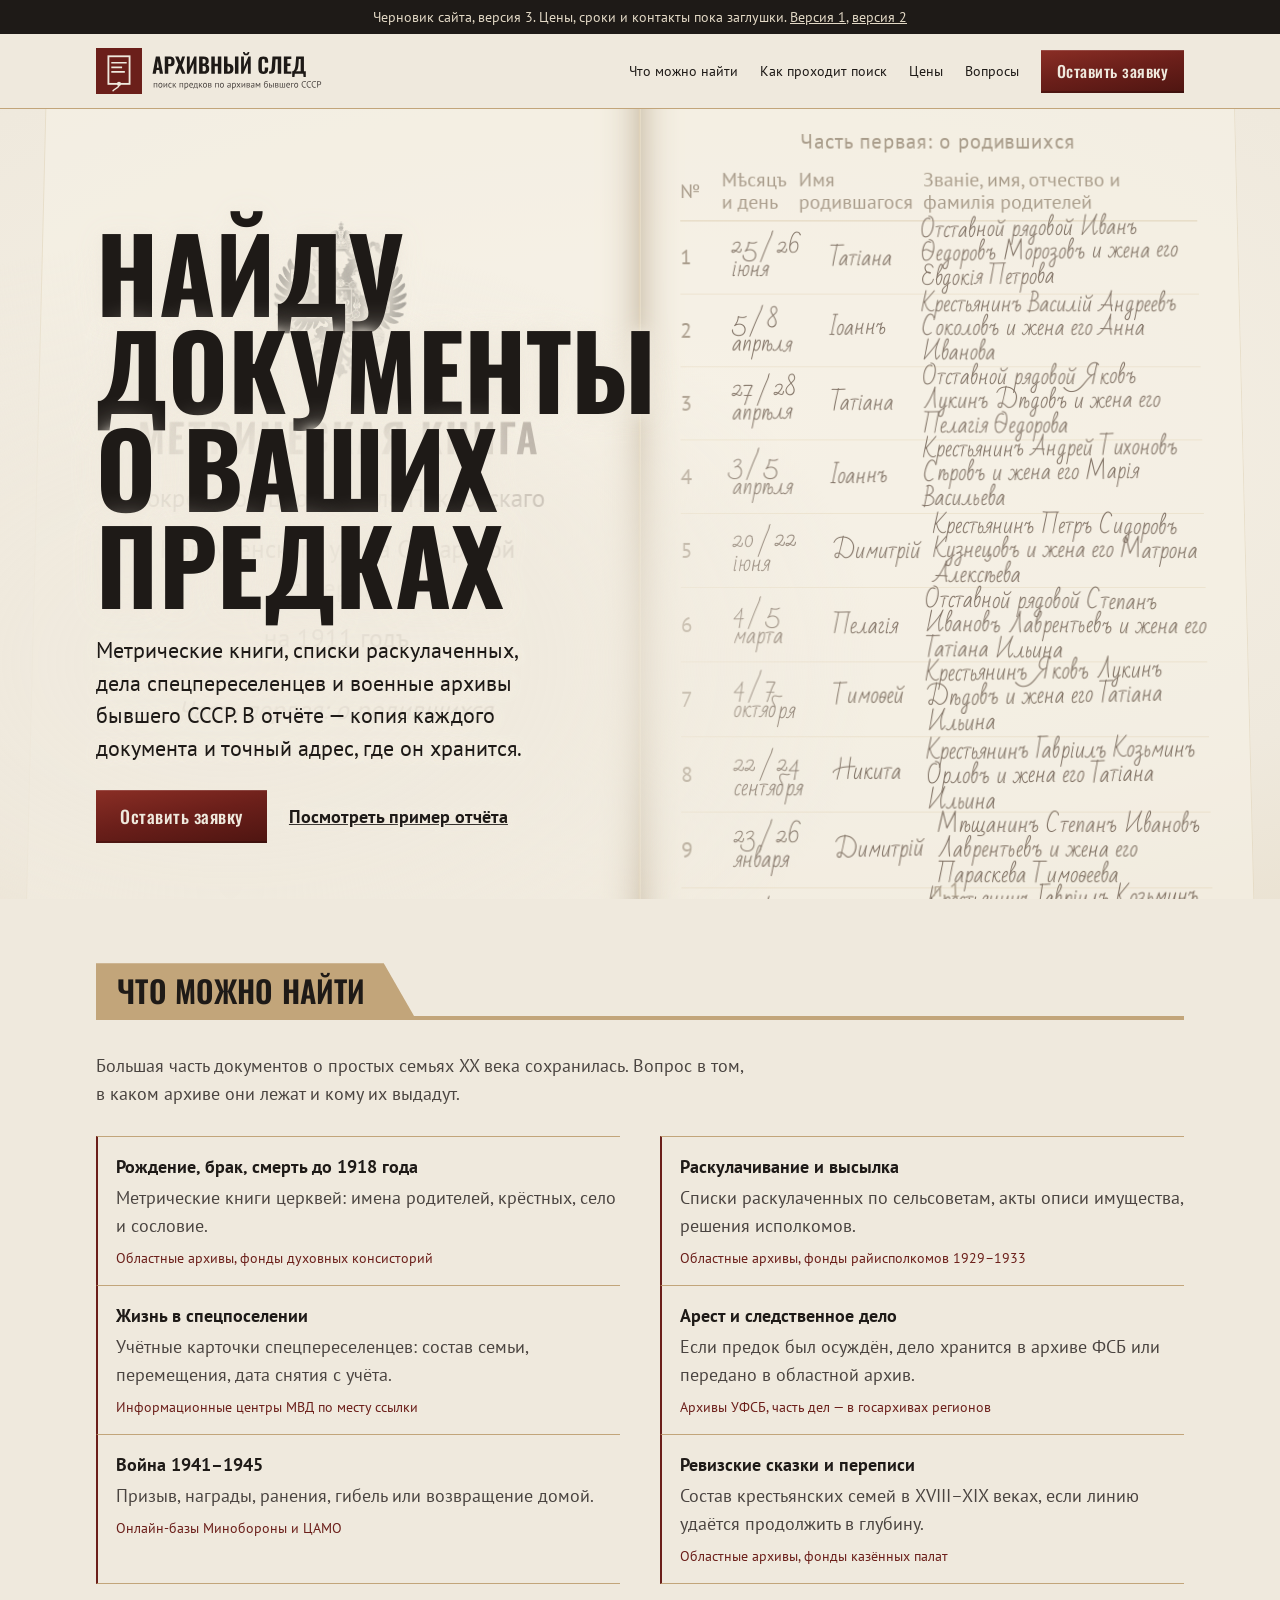
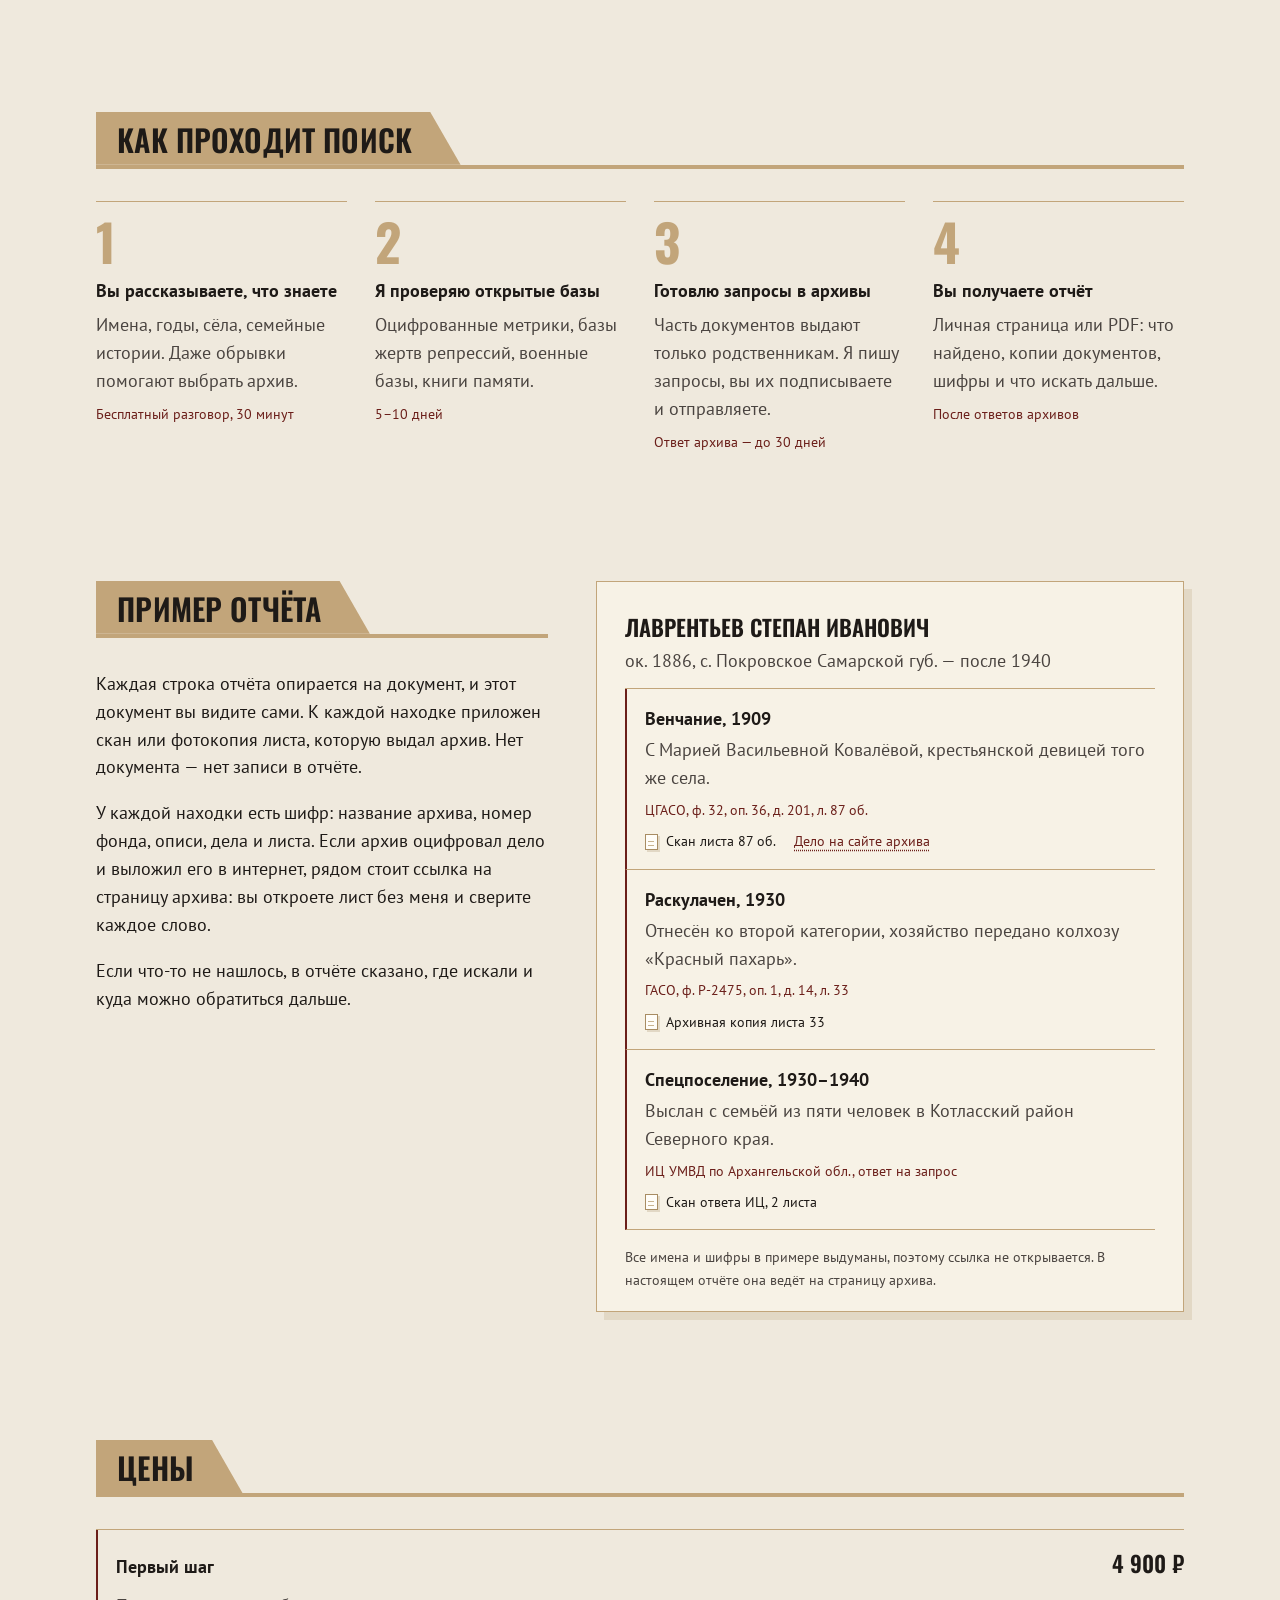
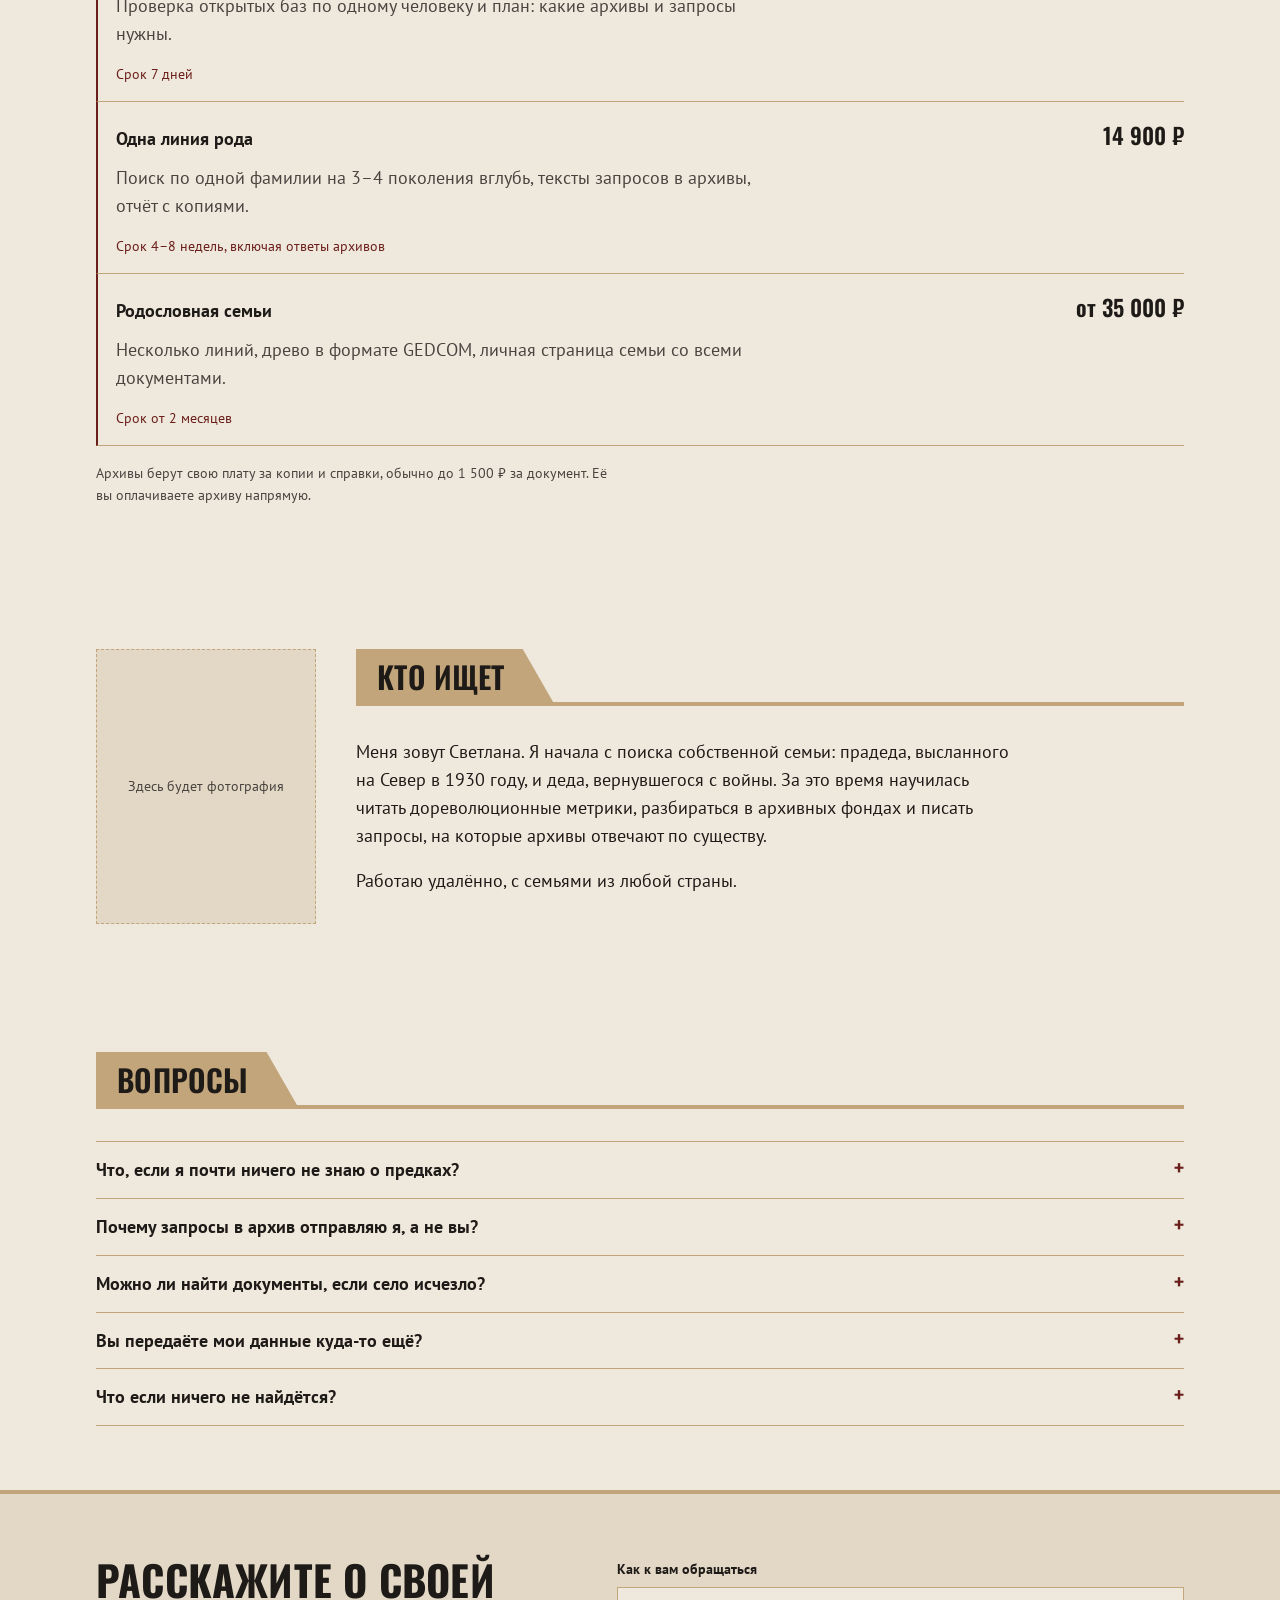
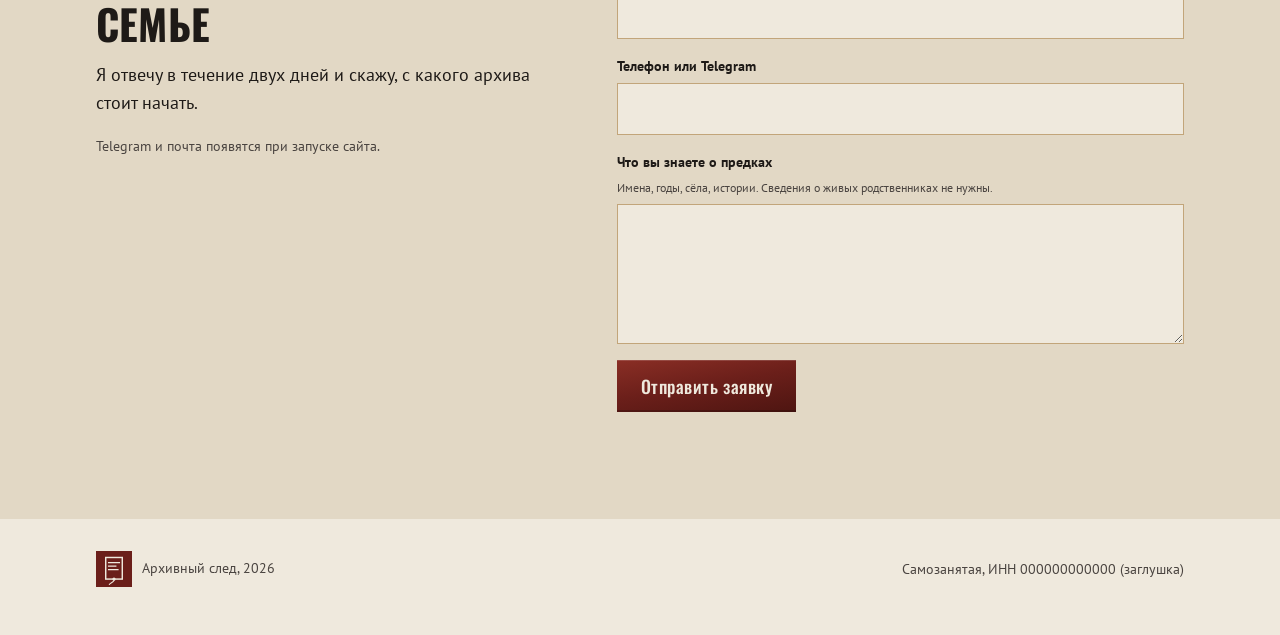
<file: index.html>
<!doctype html>
<html lang="ru">
<head>
<meta charset="utf-8">
<meta http-equiv="refresh" content="0; url=site/v3.html">
<title>Архивный след</title>
</head>
<body>
<p><a href="site/v3.html">Перейти на сайт</a></p>
</body>
</html>
</file>
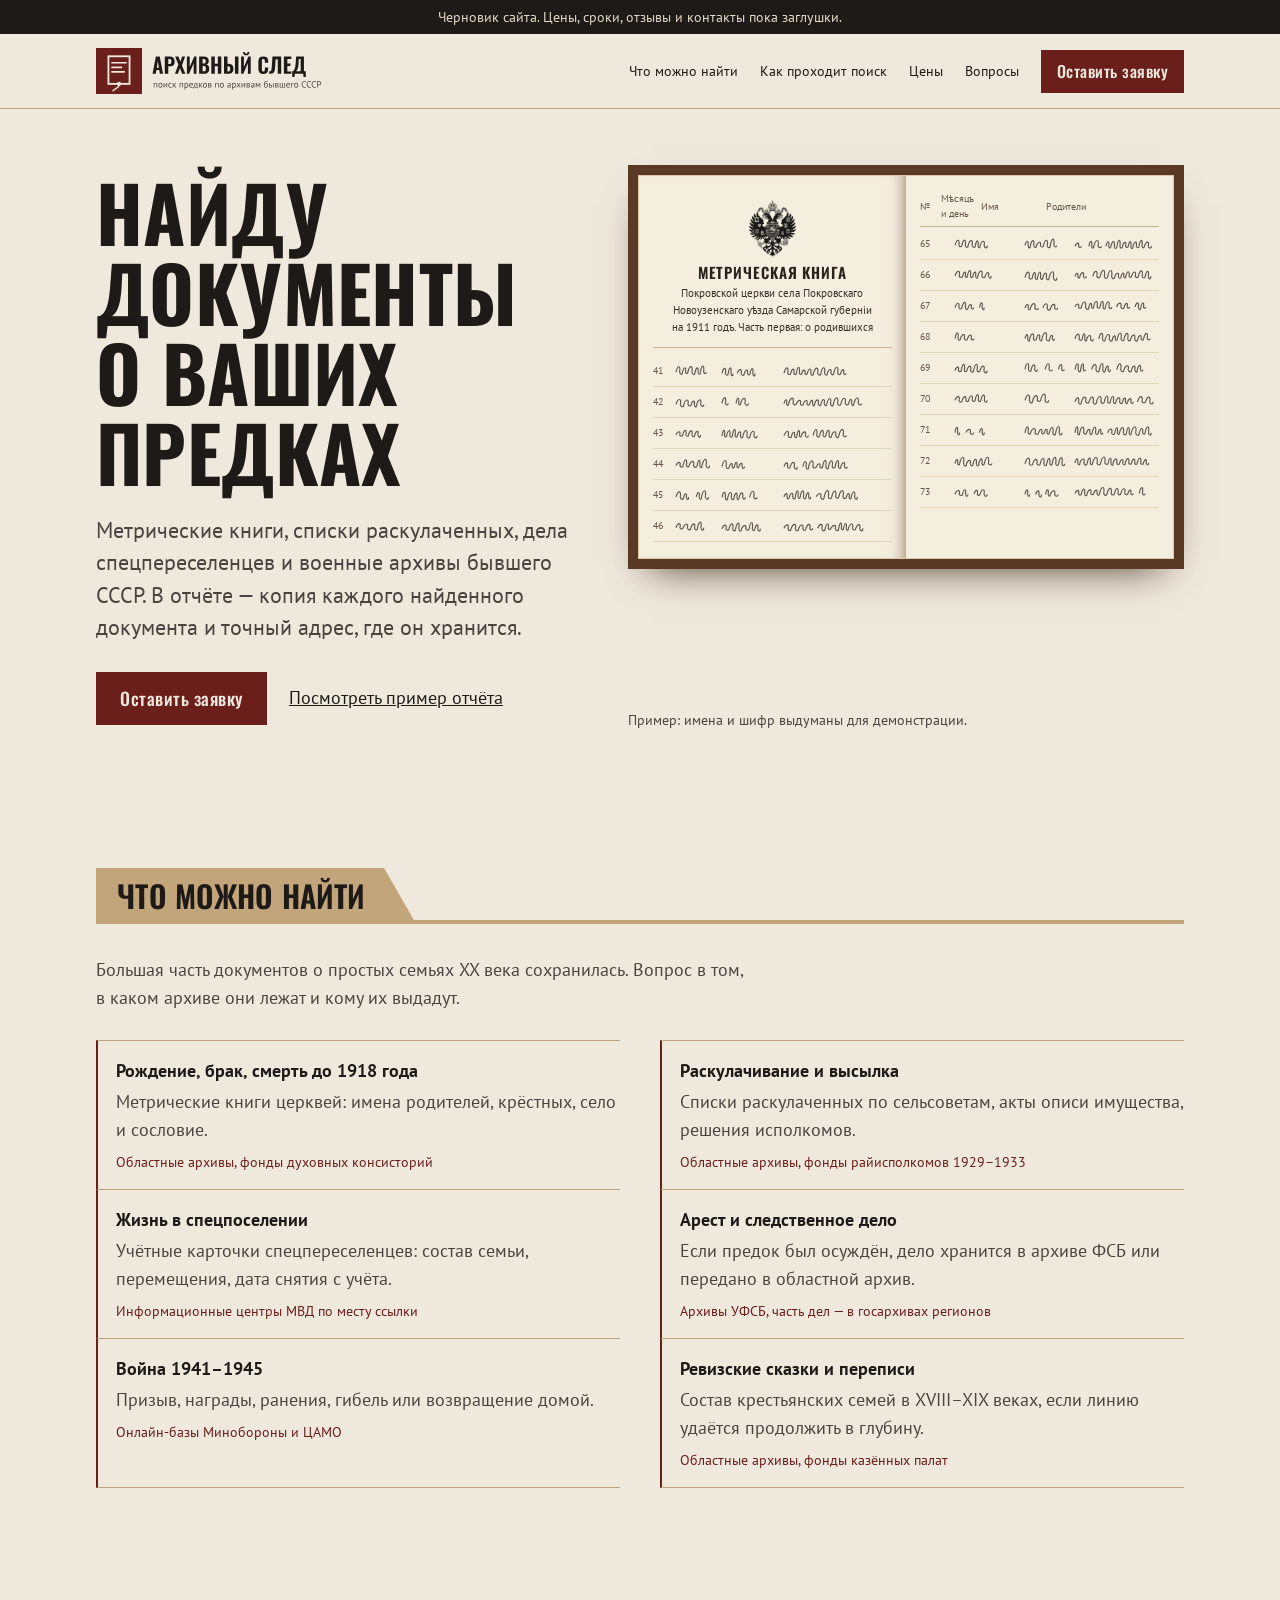
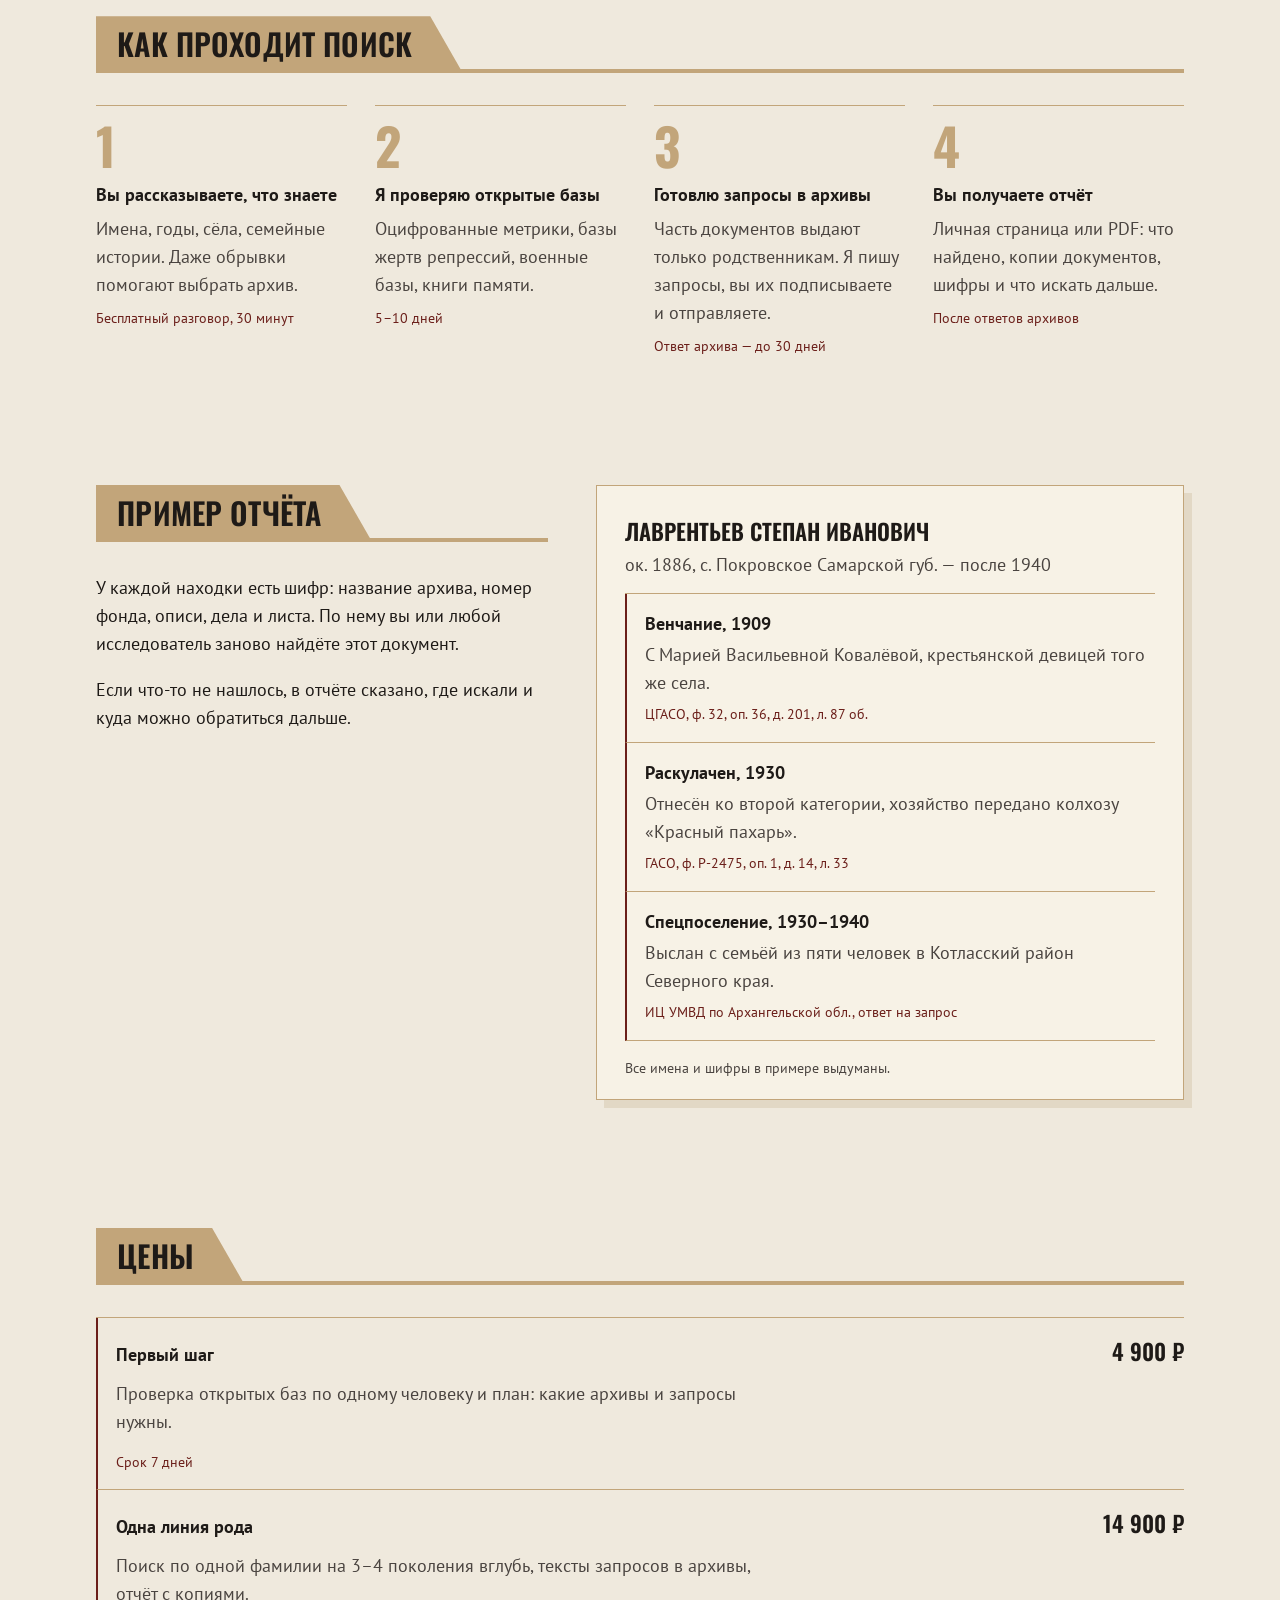
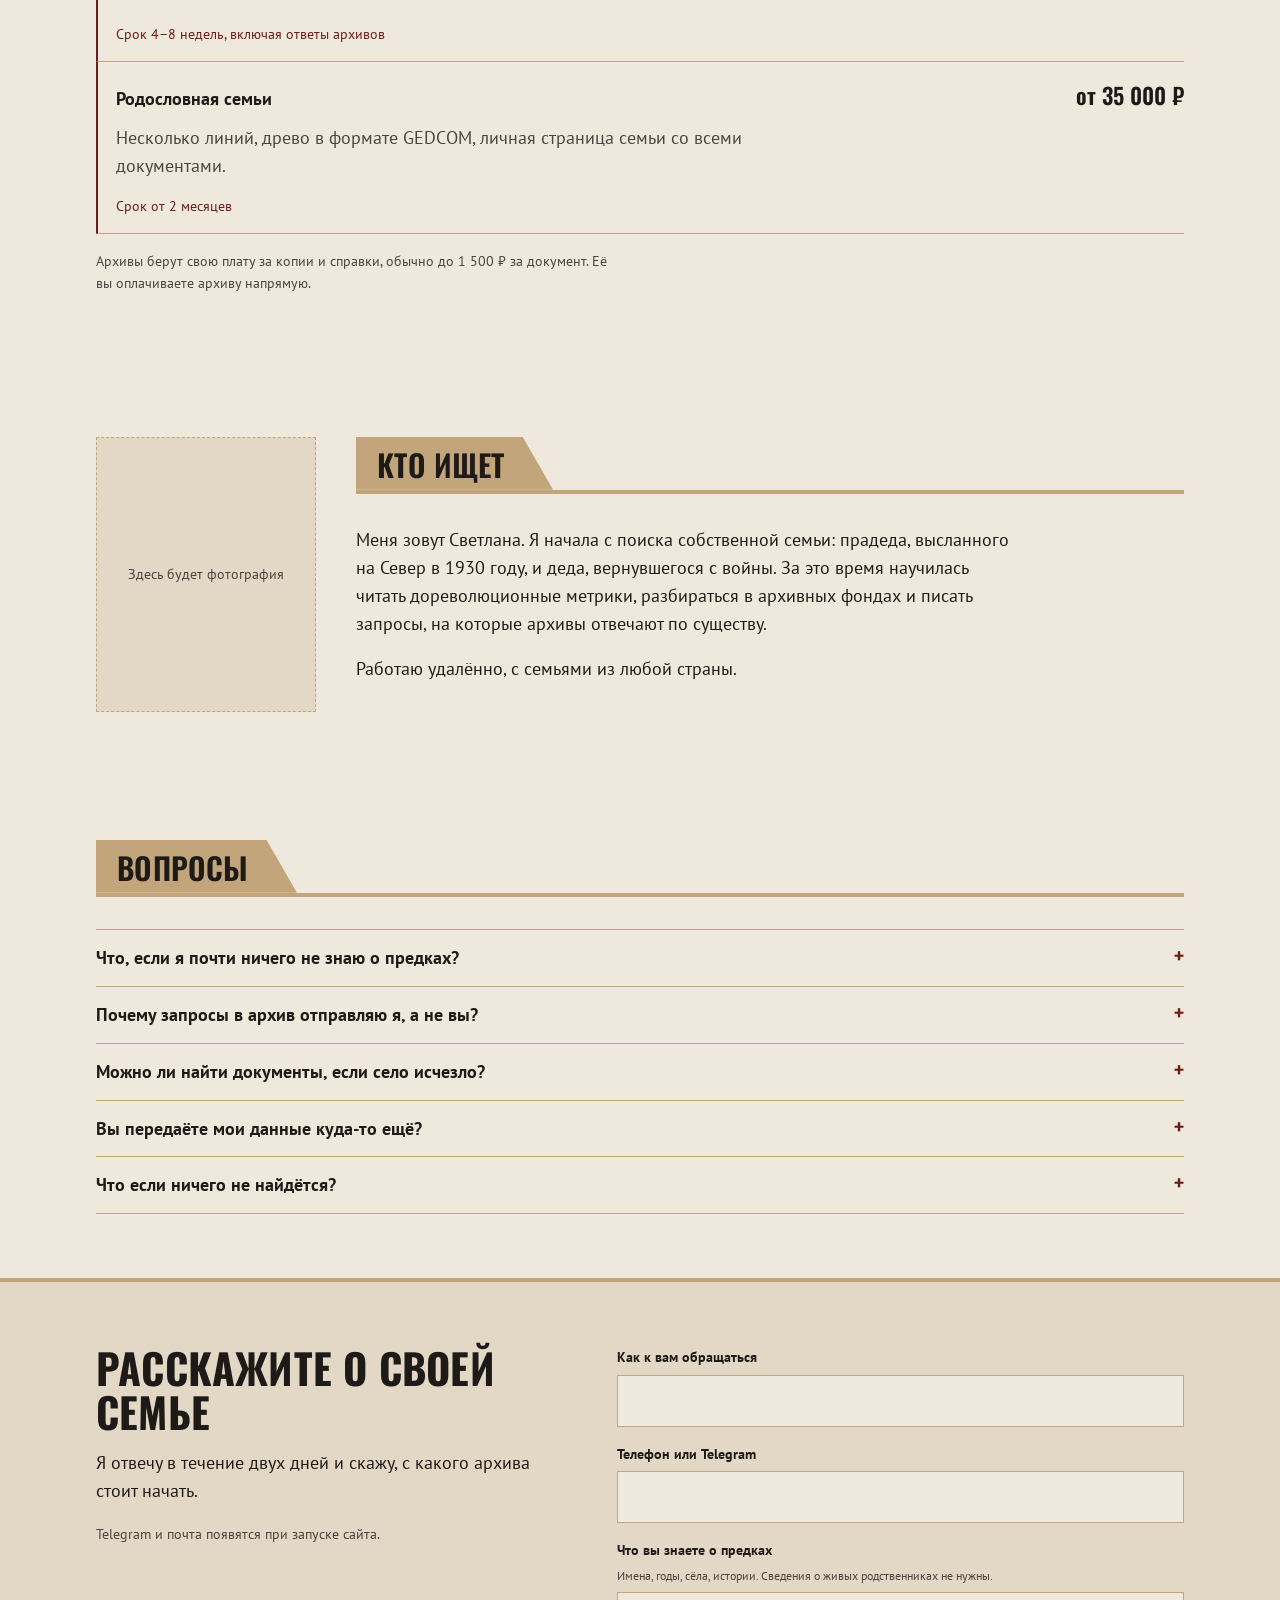
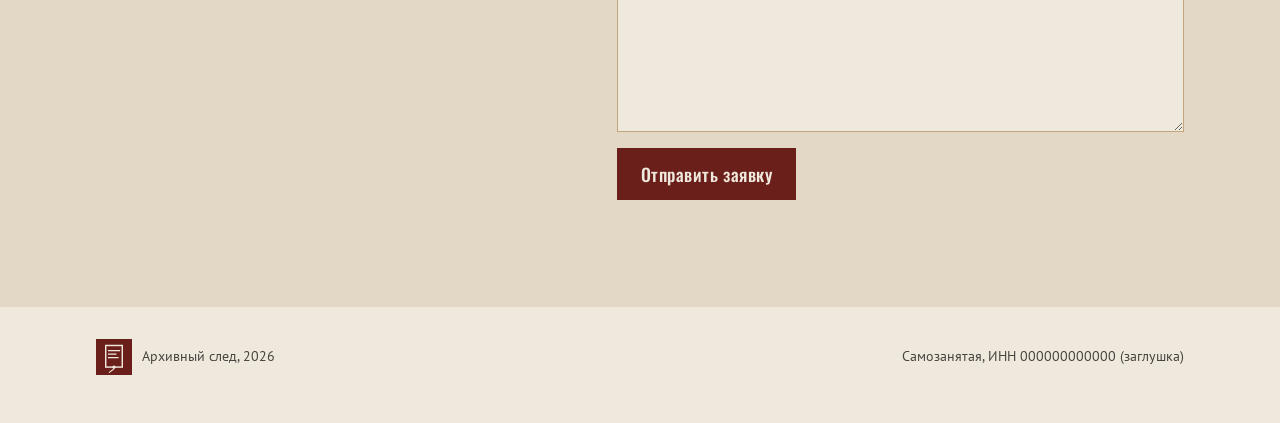
<file: site/index.html>
<!doctype html>
<html lang="ru">
<head>
<meta charset="utf-8">
<meta name="viewport" content="width=device-width, initial-scale=1">
<title>Архивный след — поиск предков по архивам бывшего СССР</title>
<meta name="description" content="Найду документы о ваших предках в архивах бывшего СССР: метрические книги, списки раскулаченных, дела спецпереселенцев, военные архивы. В отчёте — копия каждого документа и его архивный шифр.">
<link rel="icon" href="../brand/logo/mark.svg" type="image/svg+xml">
<!-- Защита: странице разрешено грузить только свои файлы; форма никуда не отправляет данные -->
<meta http-equiv="Content-Security-Policy" content="default-src 'self'; script-src 'self' 'unsafe-inline'; style-src 'self' 'unsafe-inline'; img-src 'self' data:; connect-src 'none'; object-src 'none'; base-uri 'none'; form-action 'none'">
<meta name="referrer" content="strict-origin-when-cross-origin">
<link rel="stylesheet" href="../brand/tokens.css">
<style>
  * { box-sizing: border-box; }
  html { scroll-behavior: smooth; }
  @media (prefers-reduced-motion: reduce) { html { scroll-behavior: auto; } }
  body { margin: 0; background: var(--paper); color: var(--ink); font-family: var(--font-body);
         font-size: var(--text-base); line-height: var(--leading-body); }
  img { max-width: 100%; }
  a { color: var(--bordo); }
  :focus-visible { outline: 3px solid var(--olive); outline-offset: 3px; }
  .wrap { max-width: 1120px; margin: 0 auto; padding: 0 16px; }
  p { margin: 0 0 1em; max-width: var(--measure); }
  h1, h2, .display { font-family: var(--font-display); text-transform: uppercase; line-height: 1.04;
                     letter-spacing: .005em; margin: 0; }

  /* Черновик-баннер */
  .draft { background: var(--ink); color: var(--paper-deep); font-size: var(--text-sm); text-align: center; padding: 6px 16px; }

  /* Шапка */
  header.top { border-bottom: 1px solid var(--kraft); }
  header.top .wrap { display: flex; align-items: center; justify-content: space-between; gap: 16px; padding-top: 14px; padding-bottom: 14px; }
  header.top img { height: 46px; width: auto; display: block; }
  header nav { display: flex; gap: 22px; align-items: center; font-size: var(--text-sm); }
  header nav a { color: var(--ink); text-decoration: none; }
  header nav a:hover { color: var(--bordo); }
  .btn { display: inline-block; background: var(--bordo); color: var(--paper); text-decoration: none; border: 0;
         font-family: var(--font-display); font-weight: 500; font-size: 1.1rem; letter-spacing: .03em;
         padding: 13px 24px; cursor: pointer; }
  .btn:hover { background: #561814; }
  header nav .btn { padding: 9px 16px; font-size: 1rem; color: var(--paper); white-space: nowrap; }
  @media (max-width: 760px) { header nav a:not(.btn) { display: none; } header.top img { height: 38px; } }

  /* Первый экран */
  .hero { padding: 56px 0 72px; }
  .hero .wrap { display: grid; grid-template-columns: 1fr 1.15fr; gap: 48px; align-items: center; }
  .hero h1 { font-size: var(--text-3xl); font-weight: 700; }
  .hero .sub { font-size: var(--text-lg); color: var(--ink-soft); margin: 22px 0 28px; line-height: 1.45; }
  .hero .actions { display: flex; gap: 22px; align-items: center; flex-wrap: wrap; }
  .hero .actions a.link { color: var(--ink); }
  @media (max-width: 900px) { .hero .wrap { grid-template-columns: 1fr; gap: 36px; } .hero { padding-top: 36px; } }

  /* Метрическая книга */
  .stage { position: relative; }
  .book { position: relative; display: grid; grid-template-columns: 1fr 1fr; perspective: 2200px;
          background: var(--umber); padding: 10px; box-shadow: 0 18px 40px -22px #3a2416; }
  .page { position: relative; background: #F4EEDF; border: 1px solid #d8c8a6; padding: 16px 14px;
          font-size: 11px; line-height: 1.3; color: #3b2f2a; min-height: 330px; overflow: hidden; }
  .page.left { border-right: 0; box-shadow: inset -14px 0 18px -16px #6b5638; }
  .page.right { border-left: 0; box-shadow: inset 14px 0 18px -16px #6b5638; }
  .title-block { text-align: center; padding: 8px 0 12px; border-bottom: 1px solid #c9b48f; margin-bottom: 8px; }
  .title-block .arms { display: block; width: 47px; height: 57px; margin: 0 auto 6px; filter: grayscale(1) contrast(1.35) brightness(.8); mix-blend-mode: multiply; opacity: .9; }
  .seal { position: absolute; right: 10px; bottom: 6px; width: 92px; height: 92px; color: var(--bordo);
          opacity: .62; transform: rotate(-11deg); mix-blend-mode: multiply; pointer-events: none; z-index: 2; }
  @media (max-width: 520px) { .title-block .arms { width: 34px; height: 41px; } .seal { width: 64px; height: 64px; } }
  .title-block b { display: block; font-family: var(--font-display); font-weight: 600; font-size: 15px; letter-spacing: .06em; color: #2a211c; }
  .title-block span { display: block; margin-top: 3px; }
  .grid-head, .row { display: grid; grid-template-columns: 1.6em 3.6em 1fr 1.9fr; gap: 6px; align-items: center; }
  .grid-head { font-size: 9.5px; color: #6a5a48; border-bottom: 1px solid #c9b48f; padding-bottom: 4px; margin-bottom: 2px; }
  .row { min-height: 31px; border-bottom: 1px solid #e3d5b8; position: relative; z-index: 1; }
  .row svg { display: block; width: 100%; height: 18px; overflow: visible; }
  .row .n { font-size: 10px; color: #6a5a48; }
  .row.found .txt { font-size: 10.5px; font-style: italic; color: #2a211c; line-height: 1.25; }
  .row.found.hit { color: var(--bordo); }
  .row.found.hit .txt { color: var(--bordo); }
  .flip { position: absolute; top: 10px; right: 10px; width: calc(50% - 10px); height: calc(100% - 20px);
          transform-origin: left center; transform: rotateY(0); backface-visibility: hidden;
          background: #F4EEDF; border: 1px solid #d8c8a6; border-left: 0; padding: 16px 14px; overflow: hidden;
          transition: transform 1s cubic-bezier(.55,.06,.3,1); z-index: 5; }
  .flip::after { content: ""; position: absolute; inset: 0; background: linear-gradient(90deg, #6b563826, transparent 30%);
                 opacity: 0; transition: opacity 1s; pointer-events: none; }
  .flip.turned { transform: rotateY(-180deg); }
  .flip.turned::after { opacity: 1; }
  .scan { position: absolute; left: 0; right: 0; height: 31px; background: #6B1F1A1c;
          border-top: 1.5px solid #6B1F1A99; border-bottom: 1.5px solid #6B1F1A99;
          opacity: 0; transition: top .45s ease-in-out, opacity .3s; z-index: 0; pointer-events: none; }
  .scan.on { opacity: 1; }
  .scan.hit { background: #6B1F1A2e; }
  .cite-tag { display: flex; gap: 14px; align-items: baseline; flex-wrap: wrap; margin-top: 16px;
              border-left: 2px solid var(--bordo); padding: 8px 0 8px 14px;
              opacity: 0; transform: translateY(6px); transition: opacity .6s, transform .6s; }
  .cite-tag.show { opacity: 1; transform: none; }
  .cite-tag b { font-family: var(--font-display); font-weight: 600; text-transform: uppercase; color: var(--bordo); letter-spacing: .03em; }
  .cite-tag span { color: var(--ink-soft); font-size: var(--text-sm); }
  .replay { background: none; border: 0; padding: 0; color: var(--ink-soft); font: inherit; font-size: var(--text-sm);
            text-decoration: underline; cursor: pointer; margin-left: auto; }
  .stage figcaption { font-size: var(--text-sm); color: var(--ink-soft); margin-top: 8px; }
  @media (max-width: 520px) {
    .page, .flip { padding: 10px 8px; font-size: 9px; min-height: 270px; }
    .grid-head, .row { grid-template-columns: 1.2em 2.6em 1fr; }
    .grid-head .c4, .row > :nth-child(4) { display: none; }
    .row.found .txt { font-size: 9px; }
    .title-block b { font-size: 12px; }
  }

  /* Разделы с ярлыком папки */
  section.block { padding: 64px 0; }
  .tab { border-bottom: 4px solid var(--kraft); margin-bottom: 32px; }
  .tab h2 { display: inline-block; font-size: var(--text-xl); font-weight: 600; background: var(--kraft); color: var(--ink);
            padding: .4em 1.6em .3em .7em; clip-path: polygon(0 0, calc(100% - 1em) 0, 100% 100%, 0 100%); }
  .intro { color: var(--ink-soft); margin-bottom: 28px; }

  /* Книга учёта со строкой шифра */
  .ledger { border-top: 1px solid var(--kraft); }
  .ledger.two { display: grid; grid-template-columns: 1fr 1fr; column-gap: 40px; border-top: 0; }
  .ledger.two .item:nth-child(-n+2) { border-top: 1px solid var(--kraft); }
  @media (max-width: 760px) { .ledger.two { grid-template-columns: 1fr; } .ledger.two .item:nth-child(2) { border-top: 0; } }
  .item { padding: 16px 0 16px 18px; border-bottom: 1px solid var(--kraft); border-left: 2px solid var(--bordo); }
  .item h3 { font-size: var(--text-base); margin: 0; }
  .item p { margin: 3px 0 0; color: var(--ink-soft); }
  .item .cite { color: var(--bordo); font-size: var(--text-sm); margin-top: 7px; }

  /* Шаги */
  .steps { list-style: none; margin: 0; padding: 0; display: grid; grid-template-columns: repeat(4, 1fr); gap: 28px; counter-reset: s; }
  .steps li { counter-increment: s; border-top: 1px solid var(--kraft); padding-top: 14px; }
  .steps li::before { content: counter(s); display: block; font-family: var(--font-display); font-weight: 700;
                      font-size: 3.2rem; line-height: 1; color: var(--kraft); margin-bottom: 10px; }
  .steps h3 { margin: 0 0 6px; font-size: var(--text-base); }
  .steps p { color: var(--ink-soft); margin: 0; }
  .steps .when { display: block; margin-top: 8px; font-size: var(--text-sm); color: var(--bordo); }
  @media (max-width: 900px) { .steps { grid-template-columns: 1fr 1fr; } }
  @media (max-width: 520px) { .steps { grid-template-columns: 1fr; } }

  /* Пример отчёта */
  .report { display: grid; grid-template-columns: 1fr 1.3fr; gap: 48px; align-items: start; }
  .sheet { background: #F7F2E6; border: 1px solid var(--kraft); padding: 28px 28px 20px; box-shadow: 8px 8px 0 var(--paper-deep); }
  .sheet .who { font-family: var(--font-display); font-weight: 600; text-transform: uppercase; font-size: var(--text-lg); margin: 0 0 2px; }
  .sheet .life { color: var(--ink-soft); margin-bottom: 14px; }
  .sheet .item { border-left-width: 2px; }
  .sheet .note { font-size: var(--text-sm); color: var(--ink-soft); margin: 16px 0 0; }
  @media (max-width: 860px) { .report { grid-template-columns: 1fr; gap: 28px; } }

  /* Цены */
  .prices .item { display: grid; grid-template-columns: 1fr auto; gap: 8px 32px; align-items: baseline; }
  .prices .price { font-family: var(--font-display); font-weight: 600; font-size: var(--text-lg); white-space: nowrap; }
  .prices .item p, .prices .item .cite { grid-column: 1 / -1; }
  .fine { font-size: var(--text-sm); color: var(--ink-soft); margin-top: 16px; }

  /* Об авторе */
  .about { display: grid; grid-template-columns: 220px 1fr; gap: 40px; align-items: start; }
  .portrait { aspect-ratio: 4/5; background: var(--paper-deep); border: 1px dashed var(--kraft); display: grid; place-items: center;
              color: var(--ink-soft); font-size: var(--text-sm); text-align: center; padding: 12px; }
  @media (max-width: 640px) { .about { grid-template-columns: 1fr; } .portrait { max-width: 200px; } }

  /* Вопросы */
  details { border-bottom: 1px solid var(--kraft); padding: 14px 0; }
  details:first-of-type { border-top: 1px solid var(--kraft); }
  summary { cursor: pointer; font-weight: 700; list-style: none; display: flex; justify-content: space-between; gap: 16px; }
  summary::-webkit-details-marker { display: none; }
  summary::after { content: "+"; font-family: var(--font-display); color: var(--bordo); font-size: 1.4rem; line-height: 1; }
  details[open] summary::after { content: "−"; }
  details p { margin: 10px 0 0; color: var(--ink-soft); }

  /* Заявка */
  .order { background: var(--paper-deep); border-top: 4px solid var(--kraft); }
  .order .wrap { display: grid; grid-template-columns: 1fr 1.2fr; gap: 48px; }
  .order h2 { font-size: var(--text-2xl); font-weight: 700; margin-bottom: 16px; }
  form { display: grid; gap: 16px; }
  label { display: grid; gap: 6px; font-weight: 700; font-size: var(--text-sm); }
  label small { font-weight: 400; color: var(--ink-soft); }
  input, textarea { font: inherit; font-size: var(--text-base); color: var(--ink); background: var(--paper);
                    border: 1px solid var(--kraft); border-radius: 0; padding: 11px 12px; }
  textarea { min-height: 140px; resize: vertical; }
  .status { min-height: 1.5em; color: var(--olive); font-weight: 700; margin: 0; }
  @media (max-width: 860px) { .order .wrap { grid-template-columns: 1fr; gap: 24px; } }

  footer { padding: 32px 0 48px; font-size: var(--text-sm); color: var(--ink-soft); }
  footer .wrap { display: flex; gap: 16px; align-items: center; flex-wrap: wrap; justify-content: space-between; }
  footer img { width: 36px; height: 36px; vertical-align: middle; margin-right: 10px; }
</style>
</head>
<body>
<!-- Фильтр для печати: делает герб одноцветным бордовым оттиском (тёмное — плотнее, светлое — прозрачнее) -->
<svg width="0" height="0" style="position:absolute" aria-hidden="true">
  <defs>
    <filter id="stamp-ink" color-interpolation-filters="sRGB">
      <feColorMatrix type="matrix" values="0 0 0 0 0.42  0 0 0 0 0.12  0 0 0 0 0.10  -0.5 -0.5 -0.3 1.2 0"/>
    </filter>
  </defs>
</svg>
<div class="draft">Черновик сайта. Цены, сроки, отзывы и контакты пока заглушки.</div>

<header class="top">
  <div class="wrap">
    <a href="#"><img src="../brand/logo/logo-a-outlined.svg" alt="Архивный след — поиск предков по архивам бывшего СССР"></a>
    <nav aria-label="Разделы">
      <a href="#find">Что можно найти</a>
      <a href="#how">Как проходит поиск</a>
      <a href="#prices">Цены</a>
      <a href="#faq">Вопросы</a>
      <a class="btn" href="#order">Оставить заявку</a>
    </nav>
  </div>
</header>

<main>
  <section class="hero">
    <div class="wrap">
      <div>
        <h1>Найду документы о ваших предках</h1>
        <p class="sub">Метрические книги, списки раскулаченных, дела спецпереселенцев и военные архивы бывшего СССР. В отчёте — копия каждого найденного документа и точный адрес, где он хранится.</p>
        <div class="actions">
          <a class="btn" href="#order">Оставить заявку</a>
          <a class="link" href="#report">Посмотреть пример отчёта</a>
        </div>
      </div>

      <figure class="stage" style="margin:0" aria-label="Анимация: поиск записи о крещении в метрической книге 1911 года">
        <div class="book" id="book">
          <div class="page left">
            <div class="title-block">
              <img class="arms" src="img/lesser-coat-of-arms-russian-empire.webp" alt="" width="47" height="57">
              <b>МЕТРИЧЕСКАЯ КНИГА</b>
              <span>Покровской церкви села Покровскаго</span>
              <span>Новоузенскаго уѣзда Самарской губернiи</span>
              <span>на 1911 годъ. Часть первая: о родившихся</span>
            </div>
            <div class="rows" data-rows="6" data-start="41"></div>
          </div>
          <div class="page right" id="target-page">
            <div class="grid-head"><span>№</span><span>Мѣсяцъ и день</span><span>Имя родившагося</span><span class="c4">Званiе, имя, отчество и фамилiя родителей</span></div>
            <div class="rows" id="target-rows">
              <div class="scan" id="scan"></div>
            </div>
            <svg class="seal" viewBox="0 0 120 120" aria-hidden="true">
              <defs><path id="seal-ring" d="M60 60 m-44 0 a44 44 0 1 1 88 0 a44 44 0 1 1 -88 0"/></defs>
              <circle cx="60" cy="60" r="56" fill="none" stroke="currentColor" stroke-width="2.5"/>
              <circle cx="60" cy="60" r="35" fill="none" stroke="currentColor" stroke-width="1.2"/>
              <text font-size="10.5" letter-spacing="1.2" fill="currentColor" font-family="PT Sans, Arial, sans-serif">
                <textPath href="#seal-ring" startOffset="2%">САМАРСКАЯ ДУХОВНАЯ КОНСИСТОРIЯ ✠</textPath>
              </text>
              <image href="img/lesser-coat-of-arms-russian-empire.webp" x="38" y="32" width="44" height="53" filter="url(#stamp-ink)"/>
            </svg>
          </div>
          <div class="flip" data-start="65"><div class="grid-head"><span>№</span><span>Мѣсяцъ и день</span><span>Имя</span><span class="c4">Родители</span></div><div class="rows" data-rows="9" data-start="65"></div></div>
          <div class="flip" data-start="56"><div class="grid-head"><span>№</span><span>Мѣсяцъ и день</span><span>Имя</span><span class="c4">Родители</span></div><div class="rows" data-rows="9" data-start="56"></div></div>
          <div class="flip" data-start="47"><div class="grid-head"><span>№</span><span>Мѣсяцъ и день</span><span>Имя</span><span class="c4">Родители</span></div><div class="rows" data-rows="9" data-start="47"></div></div>
        </div>
        <div class="cite-tag" id="cite" aria-live="polite">
          <b>Найдено</b>
          <span>Крещение Иоанна Лаврентьева, 14 мая 1911. ЦГАСО, ф. 32, оп. 36, д. 218, л. 112 об.</span>
          <button class="replay" id="replay" type="button">Показать ещё раз</button>
        </div>
        <figcaption>Пример: имена и шифр выдуманы для демонстрации.</figcaption>
      </figure>
    </div>
  </section>

  <section class="block" id="find">
    <div class="wrap">
      <div class="tab"><h2>Что можно найти</h2></div>
      <p class="intro">Большая часть документов о простых семьях XX века сохранилась. Вопрос в том, в каком архиве они лежат и кому их выдадут.</p>
      <div class="ledger two">
        <div class="item"><h3>Рождение, брак, смерть до 1918 года</h3><p>Метрические книги церквей: имена родителей, крёстных, село и сословие.</p><p class="cite">Областные архивы, фонды духовных консисторий</p></div>
        <div class="item"><h3>Раскулачивание и высылка</h3><p>Списки раскулаченных по сельсоветам, акты описи имущества, решения исполкомов.</p><p class="cite">Областные архивы, фонды райисполкомов 1929–1933</p></div>
        <div class="item"><h3>Жизнь в спецпоселении</h3><p>Учётные карточки спецпереселенцев: состав семьи, перемещения, дата снятия с учёта.</p><p class="cite">Информационные центры МВД по месту ссылки</p></div>
        <div class="item"><h3>Арест и следственное дело</h3><p>Если предок был осуждён, дело хранится в архиве ФСБ или передано в областной архив.</p><p class="cite">Архивы УФСБ, часть дел — в госархивах регионов</p></div>
        <div class="item"><h3>Война 1941–1945</h3><p>Призыв, награды, ранения, гибель или возвращение домой.</p><p class="cite">Онлайн-базы Минобороны и ЦАМО</p></div>
        <div class="item"><h3>Ревизские сказки и переписи</h3><p>Состав крестьянских семей в XVIII–XIX веках, если линию удаётся продолжить в глубину.</p><p class="cite">Областные архивы, фонды казённых палат</p></div>
      </div>
    </div>
  </section>

  <section class="block" id="how">
    <div class="wrap">
      <div class="tab"><h2>Как проходит поиск</h2></div>
      <ol class="steps">
        <li><h3>Вы рассказываете, что знаете</h3><p>Имена, годы, сёла, семейные истории. Даже обрывки помогают выбрать архив.</p><span class="when">Бесплатный разговор, 30 минут</span></li>
        <li><h3>Я проверяю открытые базы</h3><p>Оцифрованные метрики, базы жертв репрессий, военные базы, книги памяти.</p><span class="when">5–10 дней</span></li>
        <li><h3>Готовлю запросы в архивы</h3><p>Часть документов выдают только родственникам. Я пишу запросы, вы их подписываете и отправляете.</p><span class="when">Ответ архива — до 30 дней</span></li>
        <li><h3>Вы получаете отчёт</h3><p>Личная страница или PDF: что найдено, копии документов, шифры и что искать дальше.</p><span class="when">После ответов архивов</span></li>
      </ol>
    </div>
  </section>

  <section class="block" id="report">
    <div class="wrap report">
      <div>
        <div class="tab"><h2>Пример отчёта</h2></div>
        <p>У каждой находки есть шифр: название архива, номер фонда, описи, дела и листа. По нему вы или любой исследователь заново найдёте этот документ.</p>
        <p>Если что-то не нашлось, в отчёте сказано, где искали и куда можно обратиться дальше.</p>
      </div>
      <article class="sheet" aria-label="Фрагмент отчёта">
        <p class="who">Лаврентьев Степан Иванович</p>
        <p class="life">ок. 1886, с. Покровское Самарской губ. — после 1940</p>
        <div class="ledger">
          <div class="item"><h3>Венчание, 1909</h3><p>С Марией Васильевной Ковалёвой, крестьянской девицей того же села.</p><p class="cite">ЦГАСО, ф. 32, оп. 36, д. 201, л. 87 об.</p></div>
          <div class="item"><h3>Раскулачен, 1930</h3><p>Отнесён ко второй категории, хозяйство передано колхозу «Красный пахарь».</p><p class="cite">ГАСО, ф. Р-2475, оп. 1, д. 14, л. 33</p></div>
          <div class="item"><h3>Спецпоселение, 1930–1940</h3><p>Выслан с семьёй из пяти человек в Котласский район Северного края.</p><p class="cite">ИЦ УМВД по Архангельской обл., ответ на запрос</p></div>
        </div>
        <p class="note">Все имена и шифры в примере выдуманы.</p>
      </article>
    </div>
  </section>

  <section class="block" id="prices">
    <div class="wrap">
      <div class="tab"><h2>Цены</h2></div>
      <div class="ledger prices">
        <div class="item"><h3>Первый шаг</h3><span class="price">4 900 ₽</span><p>Проверка открытых баз по одному человеку и план: какие архивы и запросы нужны.</p><p class="cite">Срок 7 дней</p></div>
        <div class="item"><h3>Одна линия рода</h3><span class="price">14 900 ₽</span><p>Поиск по одной фамилии на 3–4 поколения вглубь, тексты запросов в архивы, отчёт с копиями.</p><p class="cite">Срок 4–8 недель, включая ответы архивов</p></div>
        <div class="item"><h3>Родословная семьи</h3><span class="price">от 35 000 ₽</span><p>Несколько линий, древо в формате GEDCOM, личная страница семьи со всеми документами.</p><p class="cite">Срок от 2 месяцев</p></div>
      </div>
      <p class="fine">Архивы берут свою плату за копии и справки, обычно до 1 500 ₽ за документ. Её вы оплачиваете архиву напрямую.</p>
    </div>
  </section>

  <section class="block">
    <div class="wrap about">
      <div class="portrait">Здесь будет фотография</div>
      <div>
        <div class="tab"><h2>Кто ищет</h2></div>
        <p>Меня зовут Светлана. Я начала с поиска собственной семьи: прадеда, высланного на Север в 1930 году, и деда, вернувшегося с войны. За это время научилась читать дореволюционные метрики, разбираться в архивных фондах и писать запросы, на которые архивы отвечают по существу.</p>
        <p>Работаю удалённо, с семьями из любой страны.</p>
      </div>
    </div>
  </section>

  <section class="block" id="faq">
    <div class="wrap">
      <div class="tab"><h2>Вопросы</h2></div>
      <details><summary>Что, если я почти ничего не знаю о предках?</summary><p>Достаточно одного имени с примерным годом рождения и области. Часто остальное находится в документах родителей или в семейных справках.</p></details>
      <details><summary>Почему запросы в архив отправляю я, а не вы?</summary><p>Многие архивы выдают документы о репрессированных только родственникам. Я готовлю текст запроса и список приложений, вам остаётся подписать и отправить.</p></details>
      <details><summary>Можно ли найти документы, если село исчезло?</summary><p>Да. Документы хранятся по старому административному делению: уезду и губернии. Я определяю, в какой архив перешли фонды.</p></details>
      <details><summary>Вы передаёте мои данные куда-то ещё?</summary><p>Нет. Сведения о живых родственниках для поиска не нужны, я их не собираю и не ввожу в онлайн-базы.</p></details>
      <details><summary>Что если ничего не найдётся?</summary><p>В отчёте будет список проверенных источников и следующий шаг. Если открытые базы пусты, «Первый шаг» всё равно даёт план поиска.</p></details>
    </div>
  </section>

  <section class="block order" id="order">
    <div class="wrap">
      <div>
        <h2>Расскажите о своей семье</h2>
        <p>Я отвечу в течение двух дней и скажу, с какого архива стоит начать.</p>
        <p class="fine">Telegram и почта появятся при запуске сайта.</p>
      </div>
      <form id="form" novalidate>
        <label>Как к вам обращаться<input name="name" autocomplete="given-name" required></label>
        <label>Телефон или Telegram<input name="contact" required></label>
        <label>Что вы знаете о предках <small>Имена, годы, сёла, истории. Сведения о живых родственниках не нужны.</small><textarea name="about"></textarea></label>
        <div><button class="btn" type="submit">Отправить заявку</button></div>
        <p class="status" id="status" role="status"></p>
      </form>
    </div>
  </section>
</main>

<footer>
  <div class="wrap">
    <span><img src="../brand/logo/mark.svg" alt="">Архивный след, 2026</span>
    <span>Самозанятая, ИНН 000000000000 (заглушка)</span>
  </div>
</footer>

<script>
(() => {
  // Рукописные строки: случайные петли чернилами
  const rnd = (a, b) => a + Math.random() * (b - a);
  // W — примерная ширина колонки в пикселях, чтобы почерк не сжимался
  function scribble(W, fill) {
    const w = W * fill; let d = `M0 ${rnd(10,12).toFixed(1)}`; let x = 0;
    while (x < w) {
      const step = rnd(4.5, 8), up = rnd(4, 8.5), down = rnd(1.5, 3.5);
      d += ` c${(step*.25).toFixed(1)} ${(-up).toFixed(1)} ${(step*.75).toFixed(1)} ${(-up).toFixed(1)} ${(step*.55).toFixed(1)} 0`;
      d += ` c${(step*.1).toFixed(1)} ${down.toFixed(1)} ${(step*.45).toFixed(1)} ${down.toFixed(1)} ${(step*.45).toFixed(1)} 0`;
      x += step;
      if (Math.random() < .16) { const gap = rnd(4, 8); x += gap; d += ` m${gap.toFixed(1)} 0`; }
    }
    return `<svg viewBox="0 0 ${W} 18" preserveAspectRatio="xMinYMid meet" aria-hidden="true"><path d="${d}" fill="none" stroke="#3b2f2a" stroke-opacity=".8" stroke-width="1.15"/></svg>`;
  }
  function row(n) {
    return `<div class="row"><span class="n">${n}</span>${scribble(38, rnd(.55,.85))}${scribble(42, rnd(.6,.95))}${scribble(80, rnd(.75,.98))}</div>`;
  }
  document.querySelectorAll('.rows[data-rows]').forEach(el => {
    const start = +el.dataset.start; let html = '';
    for (let i = 0; i < +el.dataset.rows; i++) html += row(start + i);
    el.insertAdjacentHTML('beforeend', html);
  });

  // Целевая страница: 9 строк, нужная — седьмая
  const target = document.getElementById('target-rows');
  const TARGET = 6; let html = '';
  for (let i = 0; i < 9; i++) {
    const n = 74 + i;
    if (i === TARGET) {
      html += `<div class="row found" id="found"><span class="n">${n}</span><span class="txt">14 мая</span><span class="txt">Iоаннъ</span><span class="txt">Крест. Степанъ Ивановъ Лаврентьевъ и жена его Марiя Васильевна</span></div>`;
    } else html += row(n);
  }
  target.insertAdjacentHTML('beforeend', html);

  const flips = [...document.querySelectorAll('.flip')];
  const scan = document.getElementById('scan');
  const rows = [...target.querySelectorAll('.row')];
  const found = document.getElementById('found');
  const cite = document.getElementById('cite');
  const sleep = ms => new Promise(r => setTimeout(r, ms));
  const reduce = matchMedia('(prefers-reduced-motion: reduce)').matches;
  let run = 0;

  const place = r => { scan.style.top = r.offsetTop + 'px'; scan.style.height = r.offsetHeight + 'px'; };
  function reset() {
    flips.forEach(f => { f.style.transition = 'none'; f.classList.remove('turned'); void f.offsetWidth; f.style.transition = ''; });
    scan.className = 'scan'; place(rows[0]);
    found.classList.remove('hit'); cite.classList.remove('show');
  }
  function finalState() {
    flips.forEach(f => f.classList.add('turned'));
    place(found); scan.className = 'scan on hit';
    found.classList.add('hit'); cite.classList.add('show');
  }
  async function play() {
    const id = ++run; reset();
    if (reduce) { finalState(); return; }
    await sleep(700);
    for (let i = flips.length - 1; i >= 0; i--) {   // верхняя страница листается первой
      if (id !== run) return; flips[i].classList.add('turned'); await sleep(650);
    }
    await sleep(500); if (id !== run) return;
    place(rows[0]); scan.classList.add('on');
    for (let i = 0; i <= TARGET; i++) {
      if (id !== run) return; place(rows[i]); await sleep(i === 0 ? 400 : 480);
    }
    scan.classList.add('hit'); found.classList.add('hit'); await sleep(450);
    if (id !== run) return; cite.classList.add('show');
  }
  document.getElementById('replay').addEventListener('click', play);
  addEventListener('resize', () => { if (scan.classList.contains('on')) place(found.classList.contains('hit') ? found : rows[0]); });
  // Запуск, когда книга видна на экране (на телефоне она ниже заголовка)
  reset();
  if ('IntersectionObserver' in window) {
    const io = new IntersectionObserver(es => { if (es.some(e => e.isIntersecting)) { io.disconnect(); play(); } }, { threshold: .55 });
    io.observe(document.getElementById('book'));
  } else play();

  // Форма-заглушка
  document.getElementById('form').addEventListener('submit', e => {
    e.preventDefault();
    const f = e.target;
    if (!f.name.value.trim() || !f.contact.value.trim()) {
      document.getElementById('status').textContent = 'Заполните имя и контакт, чтобы я могла ответить.'; return;
    }
    document.getElementById('status').textContent = 'Заявка не отправлена: форма пока демонстрационная, подключим её при запуске сайта.';
  });
})();
</script>
</body>
</html>
</file>
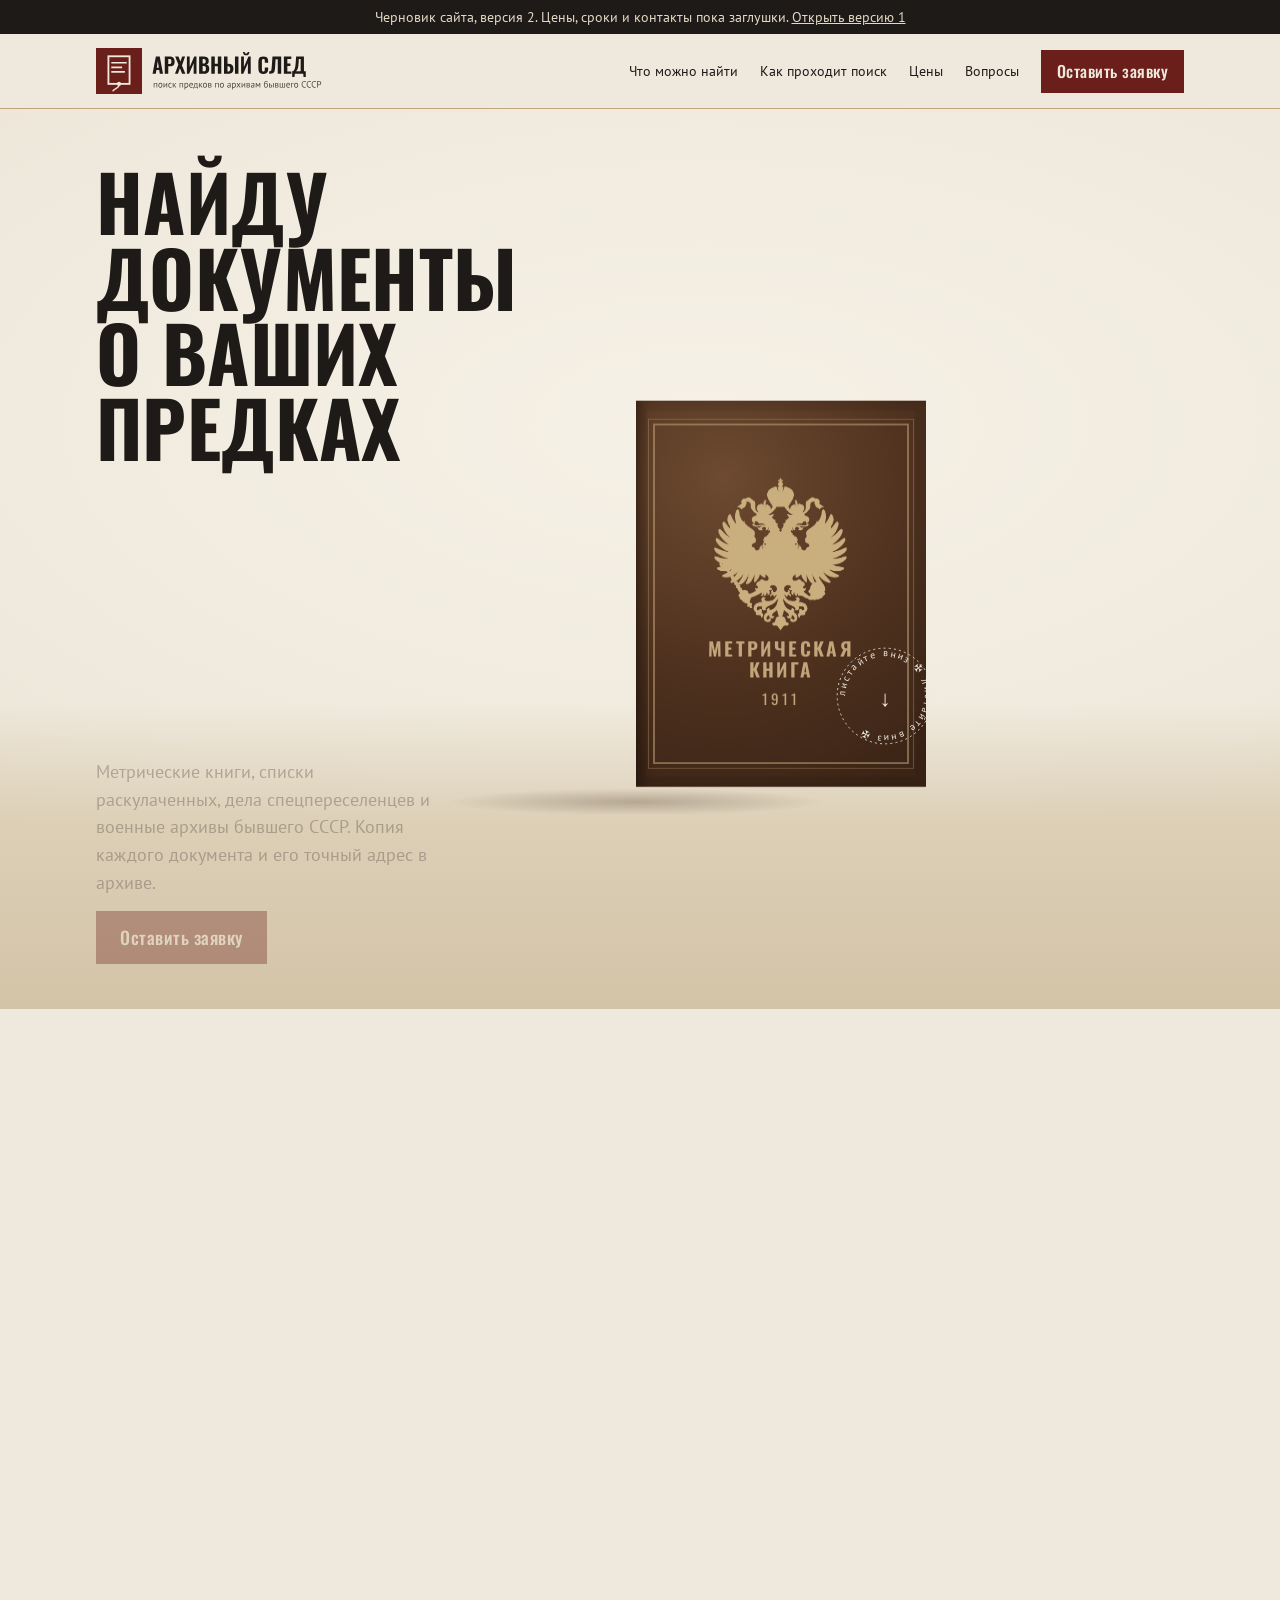
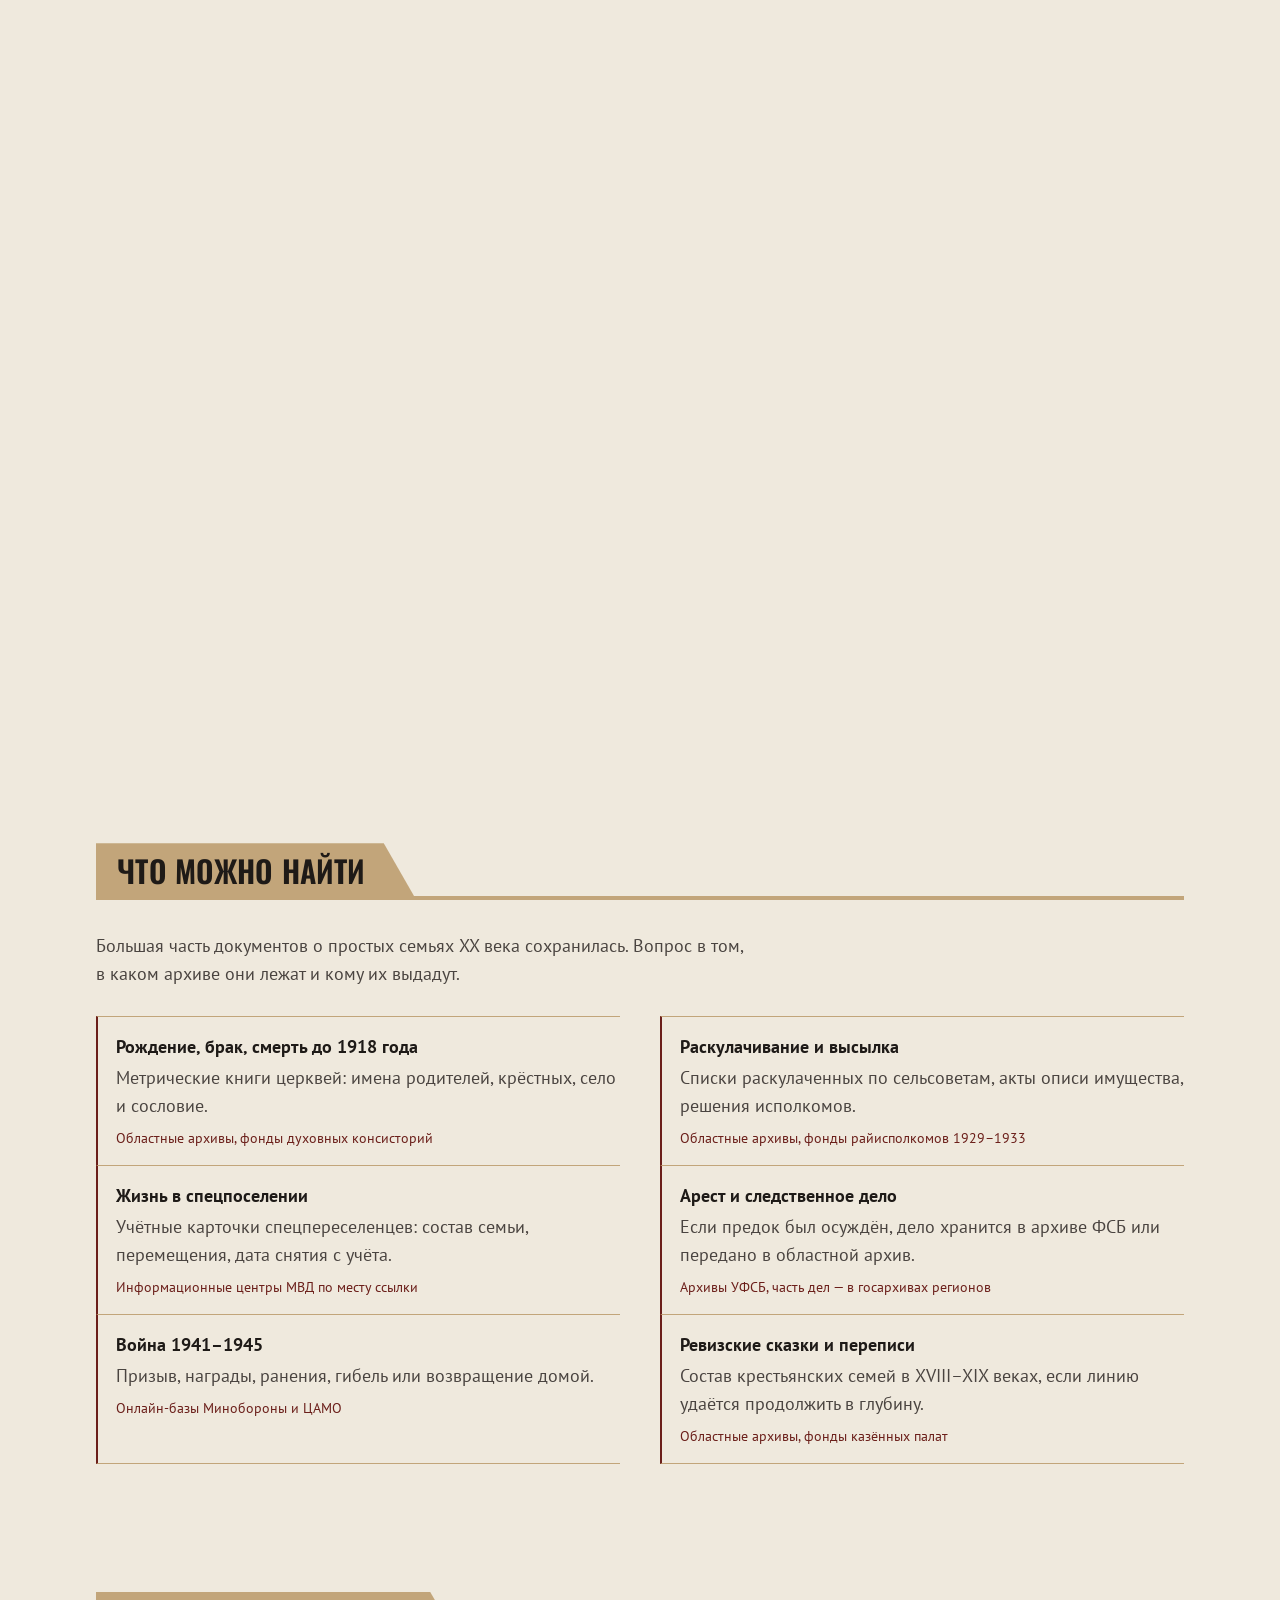
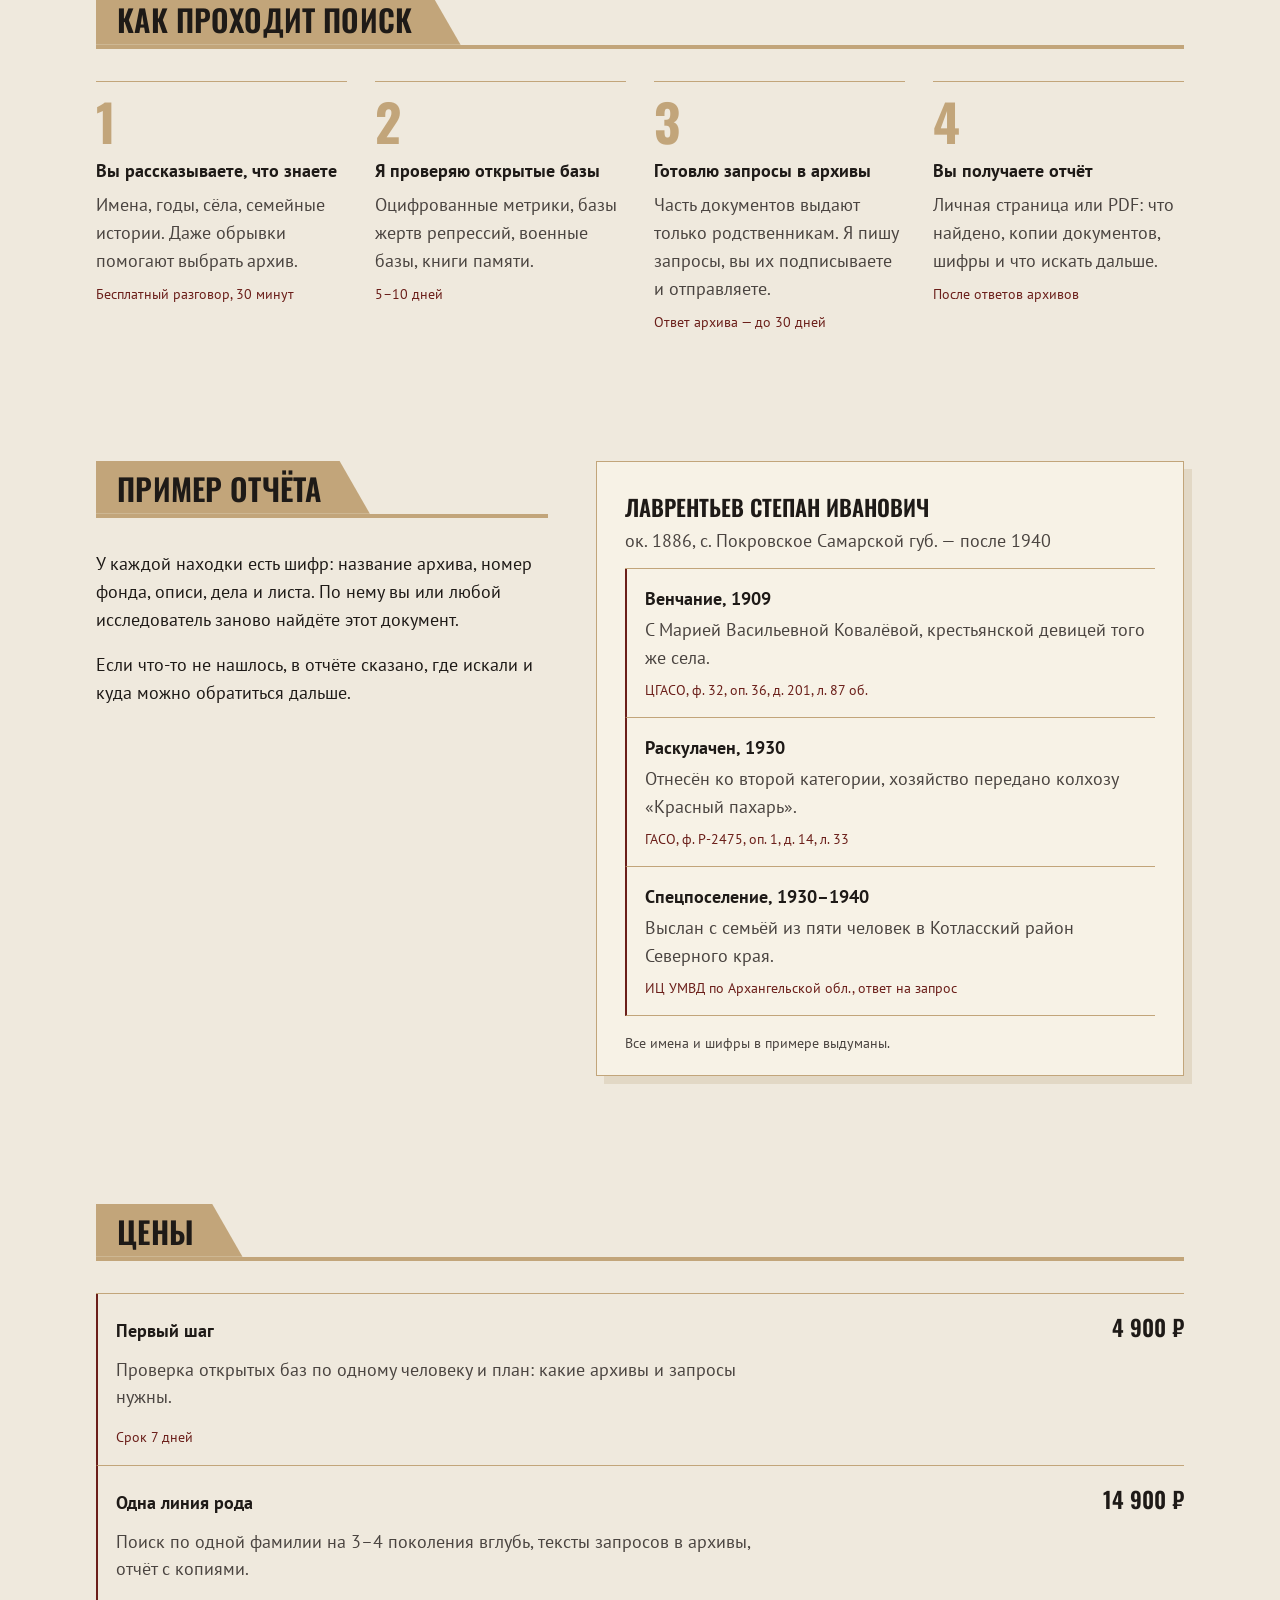
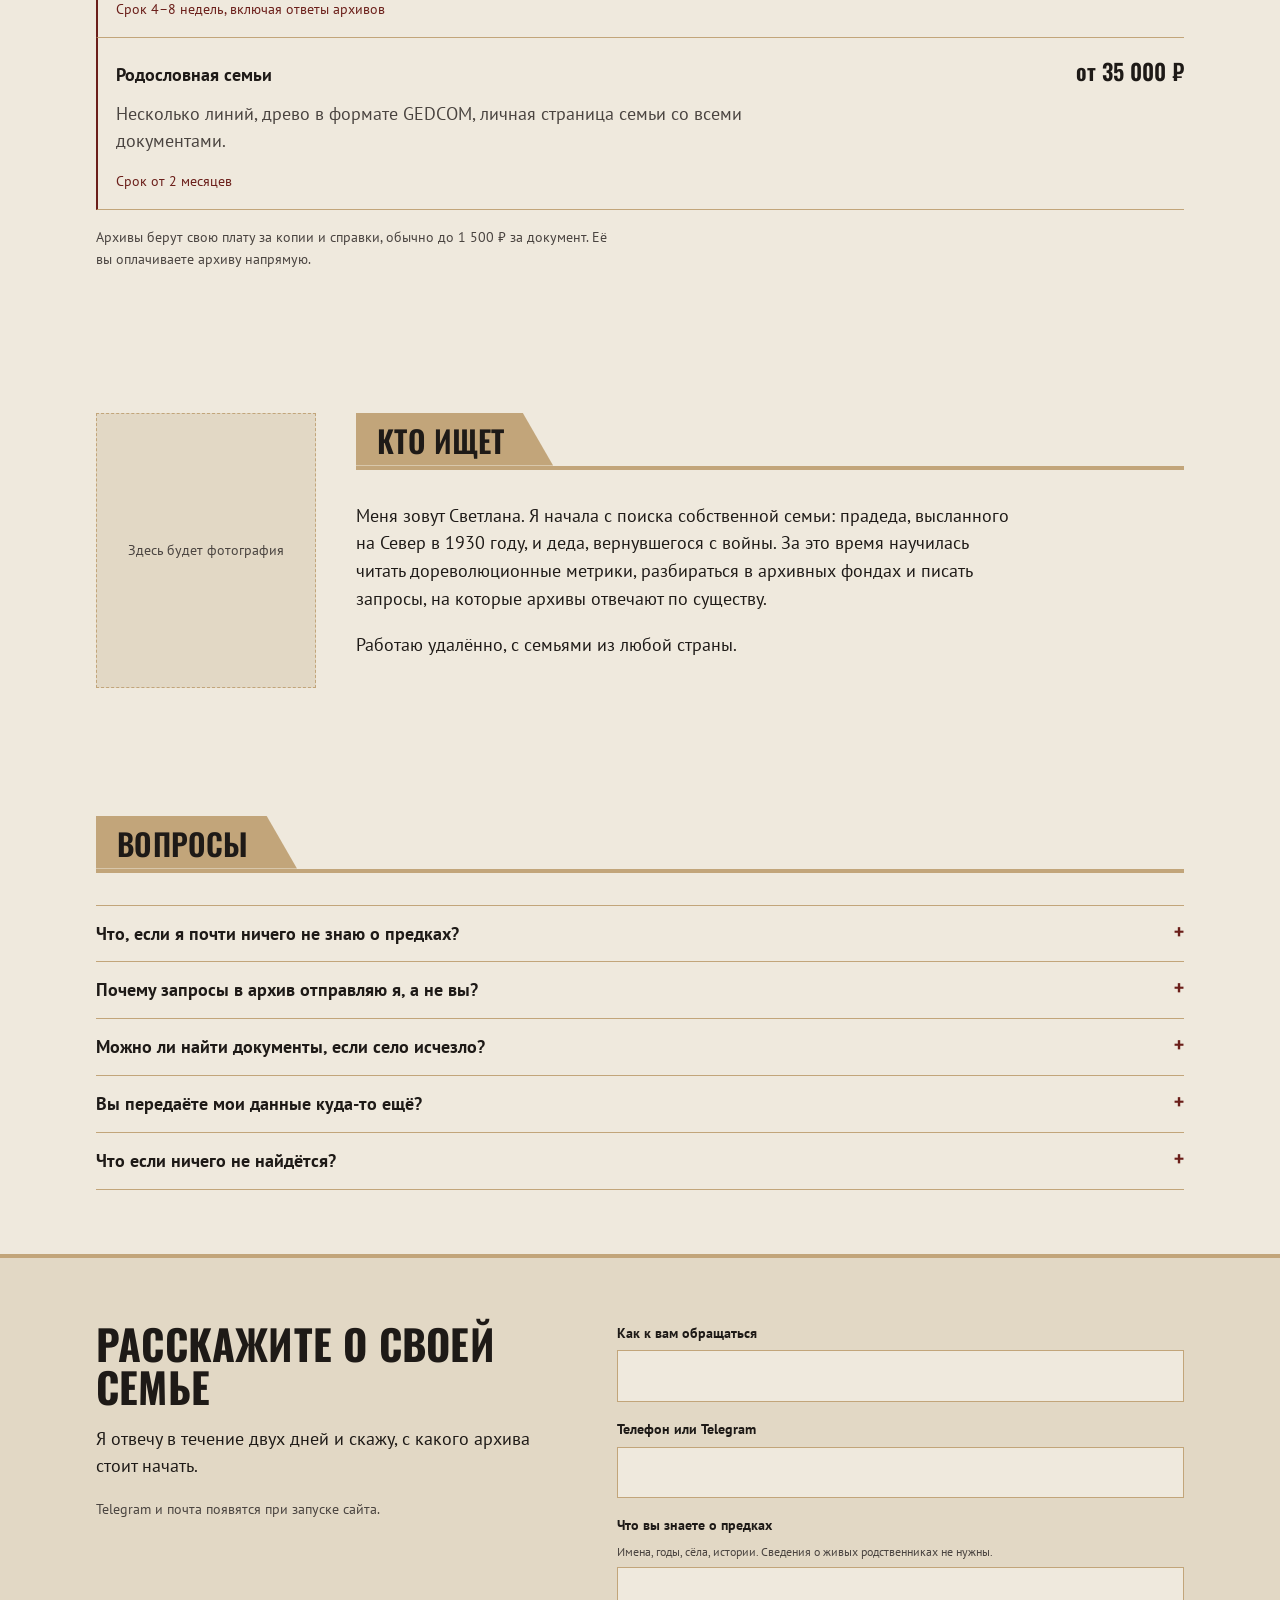
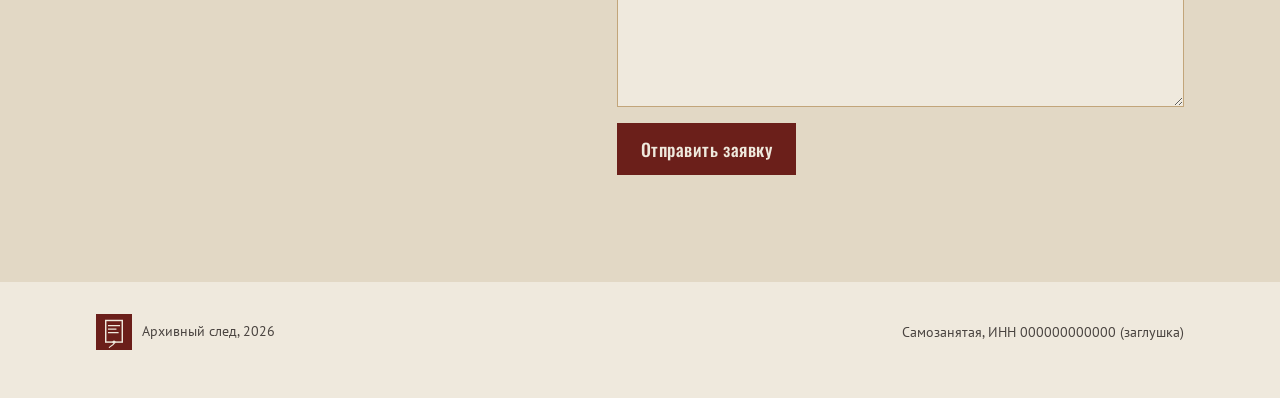
<file: site/v2.html>
<!doctype html>
<html lang="ru">
<head>
<meta charset="utf-8">
<meta name="viewport" content="width=device-width, initial-scale=1">
<title>Архивный след — поиск предков по архивам бывшего СССР (версия 2)</title>
<meta name="description" content="Найду документы о ваших предках в архивах бывшего СССР: метрические книги, списки раскулаченных, дела спецпереселенцев, военные архивы. В отчёте — копия каждого документа и его архивный шифр.">
<link rel="icon" href="../brand/logo/mark.svg" type="image/svg+xml">
<!-- Защита: странице разрешено грузить только свои файлы; форма никуда не отправляет данные -->
<meta http-equiv="Content-Security-Policy" content="default-src 'self'; script-src 'self' 'unsafe-inline'; style-src 'self' 'unsafe-inline'; img-src 'self' data:; connect-src 'none'; object-src 'none'; base-uri 'none'; form-action 'none'">
<meta name="referrer" content="strict-origin-when-cross-origin">
<link rel="stylesheet" href="../brand/tokens.css">
<style>
  * { box-sizing: border-box; }
  html { scroll-behavior: smooth; }
  @media (prefers-reduced-motion: reduce) { html { scroll-behavior: auto; } }
  body { margin: 0; background: var(--paper); color: var(--ink); font-family: var(--font-body);
         font-size: var(--text-base); line-height: var(--leading-body); }
  img { max-width: 100%; }
  a { color: var(--bordo); }
  :focus-visible { outline: 3px solid var(--olive); outline-offset: 3px; }
  .wrap { max-width: 1120px; margin: 0 auto; padding: 0 16px; }
  p { margin: 0 0 1em; max-width: var(--measure); }
  h1, h2, .display { font-family: var(--font-display); text-transform: uppercase; line-height: 1.04;
                     letter-spacing: .005em; margin: 0; }

  /* Черновик-баннер */
  .draft { background: var(--ink); color: var(--paper-deep); font-size: var(--text-sm); text-align: center; padding: 6px 16px; }

  /* Шапка */
  header.top { border-bottom: 1px solid var(--kraft); }
  header.top .wrap { display: flex; align-items: center; justify-content: space-between; gap: 16px; padding-top: 14px; padding-bottom: 14px; }
  header.top img { height: 46px; width: auto; display: block; }
  header nav { display: flex; gap: 22px; align-items: center; font-size: var(--text-sm); }
  header nav a { color: var(--ink); text-decoration: none; }
  header nav a:hover { color: var(--bordo); }
  .btn { display: inline-block; background: var(--bordo); color: var(--paper); text-decoration: none; border: 0;
         font-family: var(--font-display); font-weight: 500; font-size: 1.1rem; letter-spacing: .03em;
         padding: 13px 24px; cursor: pointer; }
  .btn:hover { background: #561814; }
  header nav .btn { padding: 9px 16px; font-size: 1rem; color: var(--paper); white-space: nowrap; }
  @media (max-width: 760px) { header nav a:not(.btn) { display: none; } header.top img { height: 38px; } }

  /* Первый экран */
  .hero { padding: 56px 0 72px; }
  .hero .wrap { display: grid; grid-template-columns: 1fr 1.15fr; gap: 48px; align-items: center; }
  .hero h1 { font-size: var(--text-3xl); font-weight: 700; }
  .hero .sub { font-size: var(--text-lg); color: var(--ink-soft); margin: 22px 0 28px; line-height: 1.45; }
  .hero .actions { display: flex; gap: 22px; align-items: center; flex-wrap: wrap; }
  .hero .actions a.link { color: var(--ink); }
  @media (max-width: 900px) { .hero .wrap { grid-template-columns: 1fr; gap: 36px; } .hero { padding-top: 36px; } }

  /* Метрическая книга */
  .stage { position: relative; }
  .book { position: relative; display: grid; grid-template-columns: 1fr 1fr; perspective: 2200px;
          background: var(--umber); padding: 10px; box-shadow: 0 18px 40px -22px #3a2416; }
  .page { position: relative; background: #F4EEDF; border: 1px solid #d8c8a6; padding: 16px 14px;
          font-size: 11px; line-height: 1.3; color: #3b2f2a; min-height: 330px; overflow: hidden; }
  .page.left { border-right: 0; box-shadow: inset -14px 0 18px -16px #6b5638; }
  .page.right { border-left: 0; box-shadow: inset 14px 0 18px -16px #6b5638; }
  .title-block { text-align: center; padding: 8px 0 12px; border-bottom: 1px solid #c9b48f; margin-bottom: 8px; }
  .title-block .arms { display: block; width: 47px; height: 57px; margin: 0 auto 6px; filter: grayscale(1) contrast(1.35) brightness(.8); mix-blend-mode: multiply; opacity: .9; }
  .seal { position: absolute; right: 10px; bottom: 6px; width: 92px; height: 92px; color: var(--bordo);
          opacity: .62; transform: rotate(-11deg); mix-blend-mode: multiply; pointer-events: none; z-index: 2; }
  @media (max-width: 520px) { .title-block .arms { width: 34px; height: 41px; } .seal { width: 64px; height: 64px; } }
  .title-block b { display: block; font-family: var(--font-display); font-weight: 600; font-size: 15px; letter-spacing: .06em; color: #2a211c; }
  .title-block span { display: block; margin-top: 3px; }
  .grid-head, .row { display: grid; grid-template-columns: 1.6em 3.6em 1fr 1.9fr; gap: 6px; align-items: center; }
  .grid-head { font-size: 9.5px; color: #6a5a48; border-bottom: 1px solid #c9b48f; padding-bottom: 4px; margin-bottom: 2px; }
  .row { min-height: 31px; border-bottom: 1px solid #e3d5b8; position: relative; z-index: 1; }
  .row svg { display: block; width: 100%; height: 18px; overflow: visible; }
  .row .n { font-size: 10px; color: #6a5a48; }
  .row.found .txt { font-size: 10.5px; font-style: italic; color: #2a211c; line-height: 1.25; }
  .row.found.hit { color: var(--bordo); }
  .row.found.hit .txt { color: var(--bordo); }
  .flip { position: absolute; top: 10px; right: 10px; width: calc(50% - 10px); height: calc(100% - 20px);
          transform-origin: left center; transform: rotateY(0); backface-visibility: hidden;
          background: #F4EEDF; border: 1px solid #d8c8a6; border-left: 0; padding: 16px 14px; overflow: hidden;
          transition: transform 1s cubic-bezier(.55,.06,.3,1); z-index: 5; }
  .flip::after { content: ""; position: absolute; inset: 0; background: linear-gradient(90deg, #6b563826, transparent 30%);
                 opacity: 0; transition: opacity 1s; pointer-events: none; }
  .flip.turned { transform: rotateY(-180deg); }
  .flip.turned::after { opacity: 1; }
  .scan { position: absolute; left: 0; right: 0; height: 31px; background: #6B1F1A1c;
          border-top: 1.5px solid #6B1F1A99; border-bottom: 1.5px solid #6B1F1A99;
          opacity: 0; transition: top .45s ease-in-out, opacity .3s; z-index: 0; pointer-events: none; }
  .scan.on { opacity: 1; }
  .scan.hit { background: #6B1F1A2e; }
  .cite-tag { display: flex; gap: 14px; align-items: baseline; flex-wrap: wrap; margin-top: 16px;
              border-left: 2px solid var(--bordo); padding: 8px 0 8px 14px;
              opacity: 0; transform: translateY(6px); transition: opacity .6s, transform .6s; }
  .cite-tag.show { opacity: 1; transform: none; }
  .cite-tag b { font-family: var(--font-display); font-weight: 600; text-transform: uppercase; color: var(--bordo); letter-spacing: .03em; }
  .cite-tag span { color: var(--ink-soft); font-size: var(--text-sm); }
  .replay { background: none; border: 0; padding: 0; color: var(--ink-soft); font: inherit; font-size: var(--text-sm);
            text-decoration: underline; cursor: pointer; margin-left: auto; }
  .stage figcaption { font-size: var(--text-sm); color: var(--ink-soft); margin-top: 8px; }
  @media (max-width: 520px) {
    .page, .flip { padding: 10px 8px; font-size: 9px; min-height: 270px; }
    .grid-head, .row { grid-template-columns: 1.2em 2.6em 1fr; }
    .grid-head .c4, .row > :nth-child(4) { display: none; }
    .row.found .txt { font-size: 9px; }
    .title-block b { font-size: 12px; }
  }

  /* Разделы с ярлыком папки */
  section.block { padding: 64px 0; }
  .tab { border-bottom: 4px solid var(--kraft); margin-bottom: 32px; }
  .tab h2 { display: inline-block; font-size: var(--text-xl); font-weight: 600; background: var(--kraft); color: var(--ink);
            padding: .4em 1.6em .3em .7em; clip-path: polygon(0 0, calc(100% - 1em) 0, 100% 100%, 0 100%); }
  .intro { color: var(--ink-soft); margin-bottom: 28px; }

  /* Книга учёта со строкой шифра */
  .ledger { border-top: 1px solid var(--kraft); }
  .ledger.two { display: grid; grid-template-columns: 1fr 1fr; column-gap: 40px; border-top: 0; }
  .ledger.two .item:nth-child(-n+2) { border-top: 1px solid var(--kraft); }
  @media (max-width: 760px) { .ledger.two { grid-template-columns: 1fr; } .ledger.two .item:nth-child(2) { border-top: 0; } }
  .item { padding: 16px 0 16px 18px; border-bottom: 1px solid var(--kraft); border-left: 2px solid var(--bordo); }
  .item h3 { font-size: var(--text-base); margin: 0; }
  .item p { margin: 3px 0 0; color: var(--ink-soft); }
  .item .cite { color: var(--bordo); font-size: var(--text-sm); margin-top: 7px; }

  /* Шаги */
  .steps { list-style: none; margin: 0; padding: 0; display: grid; grid-template-columns: repeat(4, 1fr); gap: 28px; counter-reset: s; }
  .steps li { counter-increment: s; border-top: 1px solid var(--kraft); padding-top: 14px; }
  .steps li::before { content: counter(s); display: block; font-family: var(--font-display); font-weight: 700;
                      font-size: 3.2rem; line-height: 1; color: var(--kraft); margin-bottom: 10px; }
  .steps h3 { margin: 0 0 6px; font-size: var(--text-base); }
  .steps p { color: var(--ink-soft); margin: 0; }
  .steps .when { display: block; margin-top: 8px; font-size: var(--text-sm); color: var(--bordo); }
  @media (max-width: 900px) { .steps { grid-template-columns: 1fr 1fr; } }
  @media (max-width: 520px) { .steps { grid-template-columns: 1fr; } }

  /* Пример отчёта */
  .report { display: grid; grid-template-columns: 1fr 1.3fr; gap: 48px; align-items: start; }
  .sheet { background: #F7F2E6; border: 1px solid var(--kraft); padding: 28px 28px 20px; box-shadow: 8px 8px 0 var(--paper-deep); }
  .sheet .who { font-family: var(--font-display); font-weight: 600; text-transform: uppercase; font-size: var(--text-lg); margin: 0 0 2px; }
  .sheet .life { color: var(--ink-soft); margin-bottom: 14px; }
  .sheet .item { border-left-width: 2px; }
  .sheet .note { font-size: var(--text-sm); color: var(--ink-soft); margin: 16px 0 0; }
  @media (max-width: 860px) { .report { grid-template-columns: 1fr; gap: 28px; } }

  /* Цены */
  .prices .item { display: grid; grid-template-columns: 1fr auto; gap: 8px 32px; align-items: baseline; }
  .prices .price { font-family: var(--font-display); font-weight: 600; font-size: var(--text-lg); white-space: nowrap; }
  .prices .item p, .prices .item .cite { grid-column: 1 / -1; }
  .fine { font-size: var(--text-sm); color: var(--ink-soft); margin-top: 16px; }

  /* Об авторе */
  .about { display: grid; grid-template-columns: 220px 1fr; gap: 40px; align-items: start; }
  .portrait { aspect-ratio: 4/5; background: var(--paper-deep); border: 1px dashed var(--kraft); display: grid; place-items: center;
              color: var(--ink-soft); font-size: var(--text-sm); text-align: center; padding: 12px; }
  @media (max-width: 640px) { .about { grid-template-columns: 1fr; } .portrait { max-width: 200px; } }

  /* Вопросы */
  details { border-bottom: 1px solid var(--kraft); padding: 14px 0; }
  details:first-of-type { border-top: 1px solid var(--kraft); }
  summary { cursor: pointer; font-weight: 700; list-style: none; display: flex; justify-content: space-between; gap: 16px; }
  summary::-webkit-details-marker { display: none; }
  summary::after { content: "+"; font-family: var(--font-display); color: var(--bordo); font-size: 1.4rem; line-height: 1; }
  details[open] summary::after { content: "−"; }
  details p { margin: 10px 0 0; color: var(--ink-soft); }

  /* Заявка */
  .order { background: var(--paper-deep); border-top: 4px solid var(--kraft); }
  .order .wrap { display: grid; grid-template-columns: 1fr 1.2fr; gap: 48px; }
  .order h2 { font-size: var(--text-2xl); font-weight: 700; margin-bottom: 16px; }
  form { display: grid; gap: 16px; }
  label { display: grid; gap: 6px; font-weight: 700; font-size: var(--text-sm); }
  label small { font-weight: 400; color: var(--ink-soft); }
  input, textarea { font: inherit; font-size: var(--text-base); color: var(--ink); background: var(--paper);
                    border: 1px solid var(--kraft); border-radius: 0; padding: 11px 12px; }
  textarea { min-height: 140px; resize: vertical; }
  .status { min-height: 1.5em; color: var(--olive); font-weight: 700; margin: 0; }
  @media (max-width: 860px) { .order .wrap { grid-template-columns: 1fr; gap: 24px; } }

  footer { padding: 32px 0 48px; font-size: var(--text-sm); color: var(--ink-soft); }
  footer .wrap { display: flex; gap: 16px; align-items: center; flex-wrap: wrap; justify-content: space-between; }
  footer img { width: 36px; height: 36px; vertical-align: middle; margin-right: 10px; }

  /* ===== Версия 2: книга, которая открывается при прокрутке ===== */
  .x-hero { height: 430vh; position: relative; }
  .x-sticky { position: sticky; top: 0; height: 100vh; overflow: hidden;
              background: radial-gradient(120% 80% at 55% 35%, #F6F1E6 0%, var(--paper) 55%, #E6DCC8 100%); }
  .x-floor { position: absolute; left: 0; right: 0; bottom: 0; height: 34%;
             background: linear-gradient(180deg, #E2D6BF00 0%, #DCCFB6 40%, #D3C4A8 100%); }
  .x-hero { --W: min(290px, 43vw); --H: calc(var(--W) * 1.4); }
  @media (min-width: 900px) { .x-hero { --cx: 61%; } }

  .x-title { position: absolute; left: 16px; top: 4vh; z-index: 1; margin: 0;
             font-family: var(--font-display); font-weight: 700; text-transform: uppercase;
             font-size: clamp(2.4rem, 6vw, 5.6rem); line-height: .98; max-width: 10ch; color: var(--ink); }
  .x-lead { position: absolute; left: 16px; bottom: 5vh; z-index: 6; max-width: 34ch; }
  .x-lead p { color: var(--ink-soft); font-size: var(--text-base); margin: 0 0 14px; }
  .x-found-title { position: absolute; left: 16px; top: 4vh; z-index: 6; margin: 0; opacity: 0;
                   font-family: var(--font-display); font-weight: 600; text-transform: uppercase;
                   font-size: clamp(1.6rem, 4vw, 3rem); line-height: 1; color: var(--ink); max-width: 16ch;
                   background: var(--paper); padding: 14px 18px 12px; border-left: 4px solid var(--bordo); box-shadow: 0 10px 24px -16px #3a2416; }
  @media (min-width: 1152px) { .x-title, .x-lead, .x-found-title { left: calc((100vw - 1120px) / 2 + 16px); } }

  .x-scene { position: absolute; inset: 0; perspective: 1700px; perspective-origin: 50% 40%; z-index: 3; pointer-events: none; }
  .x-cam { position: absolute; inset: 0; transform-origin: 0 0; will-change: transform; }
  .x-book { position: absolute; left: calc(var(--cx, 50%) - var(--W)); top: calc(54% - var(--H) / 2);
            width: calc(var(--W) * 2); height: var(--H); transform-style: preserve-3d;
            transform: translateX(calc(var(--W) * -0.5 * (1 - var(--open, 0)))) rotateX(var(--tilt, 18deg));
            font-size: calc(var(--W) / 25); }
  .x-book::after { content: ""; position: absolute; left: 4%; right: 4%; bottom: -7%; height: 10%;
                   background: radial-gradient(50% 50% at 50% 50%, #3a241640, transparent 70%);
                   transform: translateZ(-20px); }

  .x-paper { background: #F4EEDF; color: #3b2f2a; padding: 7% 6%; box-sizing: border-box; }
  .x-base-left, .x-target { position: absolute; top: 0; width: var(--W); height: var(--H); }
  .x-base-left { left: 0; transform: translateZ(-1px); background: #E9DFC9;
                 box-shadow: inset -10px 0 16px -12px #6b5638; }
  .x-target { left: var(--W); transform: translateZ(0); box-shadow: inset 12px 0 18px -14px #6b5638; }
  .x-target, .x-face { border: 1px solid #d8c8a6; }

  .x-leaf { position: absolute; top: 0; left: var(--W); width: var(--W); height: var(--H);
            transform-origin: left center; transform-style: preserve-3d;
            transform: rotateY(calc(var(--turn, 0) * -180deg)) translateZ(calc(var(--z) * 1px)); }
  .x-face { position: absolute; inset: 0; backface-visibility: hidden; -webkit-backface-visibility: hidden; overflow: hidden; }
  .x-front { box-shadow: inset 12px 0 18px -14px #6b5638; }
  .x-back { transform: rotateY(180deg); box-shadow: inset -12px 0 18px -14px #6b5638; }

  .x-head, .x-row { display: grid; grid-template-columns: 1.7em 3.4em 1fr 1.9fr; gap: .45em; align-items: center; }
  .x-head { font-size: .85em; color: #6a5a48; border-bottom: 1px solid #c9b48f; padding-bottom: .35em; line-height: 1.15; }
  .x-row { min-height: 2.6em; border-bottom: 1px solid #e3d5b8; position: relative; z-index: 1; }
  .x-row svg { display: block; width: 100%; height: 1.5em; overflow: visible; }
  .x-row .n { font-size: .9em; color: #6a5a48; }
  .x-row .t { font-style: italic; font-size: .9em; line-height: 1.2; color: #2a211c; }
  .x-row.hit .t, .x-row.hit .n { color: var(--bordo); }
  .x-rows { position: relative; }
  .x-scan { position: absolute; left: -2%; right: -2%; height: 2.6em; top: 0; opacity: 0; z-index: 0;
            background: #6B1F1A24; border-top: 1.5px solid #6B1F1A99; border-bottom: 1.5px solid #6B1F1A99; }
  .x-seal { position: absolute; right: 5%; bottom: 3%; width: 30%; color: var(--bordo); opacity: .6;
            transform: rotate(-11deg); mix-blend-mode: multiply; }

  .x-titlepage { display: flex; flex-direction: column; align-items: center; text-align: center; gap: .35em; padding-top: 16%; font-size: 1.05em; }
  .x-titlepage .x-arms { width: 34%; filter: grayscale(1) contrast(1.35) brightness(.8); mix-blend-mode: multiply; margin-bottom: .6em; }
  .x-titlepage b { font-family: var(--font-display); font-weight: 600; font-size: 1.45em; letter-spacing: .06em; color: #2a211c; }
  .x-titlepage i { margin-top: .8em; }

  .x-leather { background:
      radial-gradient(120% 90% at 30% 20%, #6d4a30 0%, #4f321f 55%, #3b2416 100%);
      color: var(--kraft); display: flex; flex-direction: column; align-items: center; justify-content: center; gap: .7em;
      border: 0; box-shadow: inset 10px 0 14px -8px #00000080, inset 0 0 0 .9em #00000014; }
  .x-leather::before { content: ""; position: absolute; inset: 6%; border: 2px solid #c2a57a88; outline: 1px solid #c2a57a55; outline-offset: 4px; }
  .x-emboss { width: 46%; aspect-ratio: 470 / 568; background: #C9AE7E;
              -webkit-mask: url(img/lesser-coat-of-arms-russian-empire.webp) center / contain no-repeat;
              mask: url(img/lesser-coat-of-arms-russian-empire.webp) center / contain no-repeat;
              filter: drop-shadow(0 1px 0 #00000066); }
  .x-leather b { font-family: var(--font-display); font-weight: 600; font-size: 1.7em; letter-spacing: .12em; text-align: center; line-height: 1.1; }
  .x-leather span { font-family: var(--font-display); font-size: 1.3em; letter-spacing: .2em; }
  .x-endpaper { background: repeating-linear-gradient(45deg, #e6dcc6 0 6px, #e1d5bc 6px 12px); }
  .x-label { position: absolute; left: 50%; top: 18%; transform: translateX(-50%); background: #F4EEDF; border: 1px solid #b89b6c;
             padding: .7em 1.2em; font-size: 1.05em; line-height: 1.45; text-align: center; color: #3b2f2a; font-family: var(--font-body); }

  .x-hint { position: absolute; left: calc(var(--cx, 50%) + var(--W) * .18); top: calc(54% + var(--H) * .12); z-index: 7;
            width: 104px; height: 104px; color: var(--paper); display: grid; place-items: center; pointer-events: none; }
  .x-hint svg { position: absolute; inset: 0; animation: x-spin 14s linear infinite; }
  .x-hint span { font-family: var(--font-display); font-size: 1.4rem; }
  @keyframes x-spin { to { transform: rotate(360deg); } }

  .x-cards { position: absolute; left: 50%; bottom: 4vh; transform: translateX(-50%); z-index: 8;
             width: min(1088px, calc(100% - 32px)); display: grid; grid-template-columns: repeat(4, 1fr); gap: 14px; }
  .x-card { position: relative; background: #FBF7EE; border: 1px solid var(--kraft); border-top: 3px solid var(--bordo);
            padding: 14px 16px 30px; opacity: 0; transform: translateY(40px); box-shadow: 0 10px 24px -18px #3a2416; }
  .x-card::after { content: ""; position: absolute; left: 50%; bottom: 10px; width: 12px; height: 12px; margin-left: -6px;
                   border-radius: 50%; background: var(--paper); box-shadow: inset 0 1px 2px #6b563880; }
  .x-card h3 { margin: 0 0 4px; font-size: var(--text-base); }
  .x-card p { margin: 0; font-size: var(--text-sm); color: var(--ink-soft); line-height: 1.4; }
  .x-note { position: absolute; right: 16px; top: 4vh; background: var(--paper); padding: 4px 8px; margin: 0; font-size: var(--text-sm); color: var(--ink-soft); opacity: 0; z-index: 8; }

  @media (max-width: 760px) {
    .x-hero { --W: min(220px, 44vw); }
    .x-book { top: calc(50% - var(--H) / 2); }
    .x-lead p { font-size: var(--text-sm); }
    .x-cards { grid-template-columns: 1fr 1fr; gap: 8px; bottom: 2vh; }
    .x-card { padding: 10px 10px 24px; }
    .x-card h3 { font-size: .95rem; }
    .x-card p { font-size: .8rem; }
    .x-hint { width: 84px; height: 84px; }
    .x-note { display: none; }
  }
  @media (prefers-reduced-motion: reduce) {
    .x-hint svg { animation: none; }
  }
</style>
</head>
<body>
<!-- Фильтр для печати: делает герб одноцветным бордовым оттиском (тёмное — плотнее, светлое — прозрачнее) -->
<svg width="0" height="0" style="position:absolute" aria-hidden="true">
  <defs>
    <filter id="stamp-ink" color-interpolation-filters="sRGB">
      <feColorMatrix type="matrix" values="0 0 0 0 0.42  0 0 0 0 0.12  0 0 0 0 0.10  -0.5 -0.5 -0.3 1.2 0"/>
    </filter>
  </defs>
</svg>
<div class="draft">Черновик сайта, версия 2. Цены, сроки и контакты пока заглушки. <a href="index.html" style="color:inherit">Открыть версию 1</a></div>

<header class="top">
  <div class="wrap">
    <a href="#"><img src="../brand/logo/logo-a-outlined.svg" alt="Архивный след — поиск предков по архивам бывшего СССР"></a>
    <nav aria-label="Разделы">
      <a href="#find">Что можно найти</a>
      <a href="#how">Как проходит поиск</a>
      <a href="#prices">Цены</a>
      <a href="#faq">Вопросы</a>
      <a class="btn" href="#order">Оставить заявку</a>
    </nav>
  </div>
</header>

<main>
<section class="x-hero" id="xhero" aria-label="Метрическая книга: прокрутите, чтобы открыть">
  <div class="x-sticky">
    <div class="x-floor" aria-hidden="true"></div>

    <h1 class="x-title" id="xtitle">Найду документы о&nbsp;ваших предках</h1>
    <div class="x-lead" id="xlead">
      <p>Метрические книги, списки раскулаченных, дела спецпереселенцев и военные архивы бывшего СССР. Копия каждого документа и его точный адрес в архиве.</p>
      <a class="btn" href="#order">Оставить заявку</a>
    </div>
    <p class="x-found-title" id="xfoundtitle">Лист 112 об.: запись о&nbsp;крещении</p>

    <div class="x-scene">
      <div class="x-cam" id="xcam">
        <div class="x-book" id="xbook">
          <!-- правая страница с находкой -->
          <div class="x-target x-paper" id="xtarget">
            <div class="x-head"><span>№</span><span>Мѣсяцъ и день</span><span>Имя</span><span>Родители</span></div>
            <div class="x-rows" id="xrows"><div class="x-scan" id="xscan"></div></div>
            <svg class="x-seal" id="xseal" viewBox="0 0 120 120" aria-hidden="true">
              <defs><path id="x-seal-ring" d="M60 60 m-44 0 a44 44 0 1 1 88 0 a44 44 0 1 1 -88 0"/></defs>
              <circle cx="60" cy="60" r="56" fill="none" stroke="currentColor" stroke-width="2.5"/>
              <circle cx="60" cy="60" r="35" fill="none" stroke="currentColor" stroke-width="1.2"/>
              <text font-size="10.5" letter-spacing="1.2" fill="currentColor" font-family="PT Sans, Arial, sans-serif"><textPath href="#x-seal-ring" startOffset="2%">САМАРСКАЯ ДУХОВНАЯ КОНСИСТОРIЯ ✠</textPath></text>
              <image href="img/lesser-coat-of-arms-russian-empire.webp" x="38" y="32" width="44" height="53" filter="url(#stamp-ink)"/>
            </svg>
          </div>
          <!-- листы, которые перелистываются (сверху вниз: 1, 2, 3) -->
          <div class="x-leaf" style="--z:3" data-leaf="0">
            <div class="x-face x-front x-paper x-titlepage">
              <img src="img/lesser-coat-of-arms-russian-empire.webp" alt="" class="x-arms">
              <b>МЕТРИЧЕСКАЯ КНИГА</b>
              <span>Покровской церкви села Покровскаго</span>
              <span>Новоузенскаго уѣзда Самарской губернiи</span>
              <span>на 1911 годъ</span>
              <i>Часть первая: о родившихся</i>
            </div>
            <div class="x-face x-back x-paper"><div class="x-rows" data-rows="11" data-start="1"></div></div>
          </div>
          <div class="x-leaf" style="--z:2" data-leaf="1">
            <div class="x-face x-front x-paper"><div class="x-head"><span>№</span><span>Мѣсяцъ и день</span><span>Имя</span><span>Родители</span></div><div class="x-rows" data-rows="10" data-start="12"></div></div>
            <div class="x-face x-back x-paper"><div class="x-rows" data-rows="11" data-start="22"></div></div>
          </div>
          <div class="x-leaf" style="--z:1" data-leaf="2">
            <div class="x-face x-front x-paper"><div class="x-head"><span>№</span><span>Мѣсяцъ и день</span><span>Имя</span><span>Родители</span></div><div class="x-rows" data-rows="10" data-start="33"></div></div>
            <div class="x-face x-back x-paper"><div class="x-rows" data-rows="11" data-start="63"></div></div>
          </div>
          <!-- обложка -->
          <div class="x-leaf x-cover" style="--z:4" data-leaf="cover">
            <div class="x-face x-front x-leather">
              <div class="x-emboss"></div>
              <b>МЕТРИЧЕСКАЯ<br>КНИГА</b>
              <span>1911</span>
            </div>
            <div class="x-face x-back x-endpaper">
              <div class="x-label">ЦГАСО<br>Ф. 32 &nbsp;Оп. 36<br>Д. 218</div>
            </div>
          </div>
        </div>
      </div>
    </div>

    <div class="x-hint" id="xhint" aria-hidden="true">
      <svg viewBox="0 0 100 100"><defs><path id="x-hint-ring" d="M50 50 m-38 0 a38 38 0 1 1 76 0 a38 38 0 1 1 -76 0"/></defs>
        <circle cx="50" cy="50" r="46" fill="none" stroke="currentColor" stroke-width=".8" stroke-dasharray="2 3"/>
        <text font-size="9.5" letter-spacing="2" fill="currentColor" font-family="PT Sans, Arial, sans-serif"><textPath href="#x-hint-ring">листайте вниз ✠ листайте вниз ✠</textPath></text>
      </svg>
      <span>↓</span>
    </div>

    <div class="x-cards" id="xcards">
      <article class="x-card"><h3>Шифр</h3><p>ЦГАСО, ф. 32, оп. 36, д. 218, л. 112 об.</p></article>
      <article class="x-card"><h3>Родился</h3><p>Иоанн, 14 мая 1911, село Покровское Самарской губернии</p></article>
      <article class="x-card"><h3>Родители</h3><p>Крестьянин Степан Иванович Лаврентьев и Мария Васильевна</p></article>
      <article class="x-card"><h3>Что искать дальше</h3><p>Венчание родителей около 1909 года в той же церкви</p></article>
    </div>
    <p class="x-note" id="xnote">Пример: имена и шифр выдуманы.</p>
  </div>
</section>

  <section class="block" id="find">
    <div class="wrap">
      <div class="tab"><h2>Что можно найти</h2></div>
      <p class="intro">Большая часть документов о простых семьях XX века сохранилась. Вопрос в том, в каком архиве они лежат и кому их выдадут.</p>
      <div class="ledger two">
        <div class="item"><h3>Рождение, брак, смерть до 1918 года</h3><p>Метрические книги церквей: имена родителей, крёстных, село и сословие.</p><p class="cite">Областные архивы, фонды духовных консисторий</p></div>
        <div class="item"><h3>Раскулачивание и высылка</h3><p>Списки раскулаченных по сельсоветам, акты описи имущества, решения исполкомов.</p><p class="cite">Областные архивы, фонды райисполкомов 1929–1933</p></div>
        <div class="item"><h3>Жизнь в спецпоселении</h3><p>Учётные карточки спецпереселенцев: состав семьи, перемещения, дата снятия с учёта.</p><p class="cite">Информационные центры МВД по месту ссылки</p></div>
        <div class="item"><h3>Арест и следственное дело</h3><p>Если предок был осуждён, дело хранится в архиве ФСБ или передано в областной архив.</p><p class="cite">Архивы УФСБ, часть дел — в госархивах регионов</p></div>
        <div class="item"><h3>Война 1941–1945</h3><p>Призыв, награды, ранения, гибель или возвращение домой.</p><p class="cite">Онлайн-базы Минобороны и ЦАМО</p></div>
        <div class="item"><h3>Ревизские сказки и переписи</h3><p>Состав крестьянских семей в XVIII–XIX веках, если линию удаётся продолжить в глубину.</p><p class="cite">Областные архивы, фонды казённых палат</p></div>
      </div>
    </div>
  </section>

  <section class="block" id="how">
    <div class="wrap">
      <div class="tab"><h2>Как проходит поиск</h2></div>
      <ol class="steps">
        <li><h3>Вы рассказываете, что знаете</h3><p>Имена, годы, сёла, семейные истории. Даже обрывки помогают выбрать архив.</p><span class="when">Бесплатный разговор, 30 минут</span></li>
        <li><h3>Я проверяю открытые базы</h3><p>Оцифрованные метрики, базы жертв репрессий, военные базы, книги памяти.</p><span class="when">5–10 дней</span></li>
        <li><h3>Готовлю запросы в архивы</h3><p>Часть документов выдают только родственникам. Я пишу запросы, вы их подписываете и отправляете.</p><span class="when">Ответ архива — до 30 дней</span></li>
        <li><h3>Вы получаете отчёт</h3><p>Личная страница или PDF: что найдено, копии документов, шифры и что искать дальше.</p><span class="when">После ответов архивов</span></li>
      </ol>
    </div>
  </section>

  <section class="block" id="report">
    <div class="wrap report">
      <div>
        <div class="tab"><h2>Пример отчёта</h2></div>
        <p>У каждой находки есть шифр: название архива, номер фонда, описи, дела и листа. По нему вы или любой исследователь заново найдёте этот документ.</p>
        <p>Если что-то не нашлось, в отчёте сказано, где искали и куда можно обратиться дальше.</p>
      </div>
      <article class="sheet" aria-label="Фрагмент отчёта">
        <p class="who">Лаврентьев Степан Иванович</p>
        <p class="life">ок. 1886, с. Покровское Самарской губ. — после 1940</p>
        <div class="ledger">
          <div class="item"><h3>Венчание, 1909</h3><p>С Марией Васильевной Ковалёвой, крестьянской девицей того же села.</p><p class="cite">ЦГАСО, ф. 32, оп. 36, д. 201, л. 87 об.</p></div>
          <div class="item"><h3>Раскулачен, 1930</h3><p>Отнесён ко второй категории, хозяйство передано колхозу «Красный пахарь».</p><p class="cite">ГАСО, ф. Р-2475, оп. 1, д. 14, л. 33</p></div>
          <div class="item"><h3>Спецпоселение, 1930–1940</h3><p>Выслан с семьёй из пяти человек в Котласский район Северного края.</p><p class="cite">ИЦ УМВД по Архангельской обл., ответ на запрос</p></div>
        </div>
        <p class="note">Все имена и шифры в примере выдуманы.</p>
      </article>
    </div>
  </section>

  <section class="block" id="prices">
    <div class="wrap">
      <div class="tab"><h2>Цены</h2></div>
      <div class="ledger prices">
        <div class="item"><h3>Первый шаг</h3><span class="price">4 900 ₽</span><p>Проверка открытых баз по одному человеку и план: какие архивы и запросы нужны.</p><p class="cite">Срок 7 дней</p></div>
        <div class="item"><h3>Одна линия рода</h3><span class="price">14 900 ₽</span><p>Поиск по одной фамилии на 3–4 поколения вглубь, тексты запросов в архивы, отчёт с копиями.</p><p class="cite">Срок 4–8 недель, включая ответы архивов</p></div>
        <div class="item"><h3>Родословная семьи</h3><span class="price">от 35 000 ₽</span><p>Несколько линий, древо в формате GEDCOM, личная страница семьи со всеми документами.</p><p class="cite">Срок от 2 месяцев</p></div>
      </div>
      <p class="fine">Архивы берут свою плату за копии и справки, обычно до 1 500 ₽ за документ. Её вы оплачиваете архиву напрямую.</p>
    </div>
  </section>

  <section class="block">
    <div class="wrap about">
      <div class="portrait">Здесь будет фотография</div>
      <div>
        <div class="tab"><h2>Кто ищет</h2></div>
        <p>Меня зовут Светлана. Я начала с поиска собственной семьи: прадеда, высланного на Север в 1930 году, и деда, вернувшегося с войны. За это время научилась читать дореволюционные метрики, разбираться в архивных фондах и писать запросы, на которые архивы отвечают по существу.</p>
        <p>Работаю удалённо, с семьями из любой страны.</p>
      </div>
    </div>
  </section>

  <section class="block" id="faq">
    <div class="wrap">
      <div class="tab"><h2>Вопросы</h2></div>
      <details><summary>Что, если я почти ничего не знаю о предках?</summary><p>Достаточно одного имени с примерным годом рождения и области. Часто остальное находится в документах родителей или в семейных справках.</p></details>
      <details><summary>Почему запросы в архив отправляю я, а не вы?</summary><p>Многие архивы выдают документы о репрессированных только родственникам. Я готовлю текст запроса и список приложений, вам остаётся подписать и отправить.</p></details>
      <details><summary>Можно ли найти документы, если село исчезло?</summary><p>Да. Документы хранятся по старому административному делению: уезду и губернии. Я определяю, в какой архив перешли фонды.</p></details>
      <details><summary>Вы передаёте мои данные куда-то ещё?</summary><p>Нет. Сведения о живых родственниках для поиска не нужны, я их не собираю и не ввожу в онлайн-базы.</p></details>
      <details><summary>Что если ничего не найдётся?</summary><p>В отчёте будет список проверенных источников и следующий шаг. Если открытые базы пусты, «Первый шаг» всё равно даёт план поиска.</p></details>
    </div>
  </section>

  <section class="block order" id="order">
    <div class="wrap">
      <div>
        <h2>Расскажите о своей семье</h2>
        <p>Я отвечу в течение двух дней и скажу, с какого архива стоит начать.</p>
        <p class="fine">Telegram и почта появятся при запуске сайта.</p>
      </div>
      <form id="form" novalidate>
        <label>Как к вам обращаться<input name="name" autocomplete="given-name" required></label>
        <label>Телефон или Telegram<input name="contact" required></label>
        <label>Что вы знаете о предках <small>Имена, годы, сёла, истории. Сведения о живых родственниках не нужны.</small><textarea name="about"></textarea></label>
        <div><button class="btn" type="submit">Отправить заявку</button></div>
        <p class="status" id="status" role="status"></p>
      </form>
    </div>
  </section>
</main>

<footer>
  <div class="wrap">
    <span><img src="../brand/logo/mark.svg" alt="">Архивный след, 2026</span>
    <span>Самозанятая, ИНН 000000000000 (заглушка)</span>
  </div>
</footer>

<script>
(() => {
  // ---------- Рукописные строки ----------
  const rnd = (a, b) => a + Math.random() * (b - a);
  function scribble(W, fill) {
    const w = W * fill; let d = `M0 ${rnd(10,12).toFixed(1)}`; let x = 0;
    while (x < w) {
      const step = rnd(4.5, 8), up = rnd(4, 8.5), down = rnd(1.5, 3.5);
      d += ` c${(step*.25).toFixed(1)} ${(-up).toFixed(1)} ${(step*.75).toFixed(1)} ${(-up).toFixed(1)} ${(step*.55).toFixed(1)} 0`;
      d += ` c${(step*.1).toFixed(1)} ${down.toFixed(1)} ${(step*.45).toFixed(1)} ${down.toFixed(1)} ${(step*.45).toFixed(1)} 0`;
      x += step;
      if (Math.random() < .16) { const g = rnd(4, 8); x += g; d += ` m${g.toFixed(1)} 0`; }
    }
    return `<svg viewBox="0 0 ${W} 18" preserveAspectRatio="xMinYMid meet" aria-hidden="true"><path d="${d}" fill="none" stroke="#3b2f2a" stroke-opacity=".8" stroke-width="1.15"/></svg>`;
  }
  const row = n => `<div class="x-row"><span class="n">${n}</span>${scribble(38, rnd(.55,.85))}${scribble(42, rnd(.6,.95))}${scribble(80, rnd(.75,.98))}</div>`;
  document.querySelectorAll('.x-rows[data-rows]').forEach(el => {
    let h = ''; for (let i = 0; i < +el.dataset.rows; i++) h += row(+el.dataset.start + i); el.insertAdjacentHTML('beforeend', h);
  });
  const xrows = document.getElementById('xrows');
  const TARGET = 6; let h = '';
  for (let i = 0; i < 10; i++) {
    const n = 74 + i;
    h += i === TARGET
      ? `<div class="x-row" id="xfound"><span class="n">${n}</span><span class="t">14 мая</span><span class="t">Iоаннъ</span><span class="t">Крест. Степанъ Ивановъ Лаврентьевъ и жена его Марiя Васильевна</span></div>`
      : row(n);
  }
  xrows.insertAdjacentHTML('beforeend', h);

  // ---------- Сцена, управляемая прокруткой ----------
  const hero = document.getElementById('xhero');
  const book = document.getElementById('xbook');
  const cam = document.getElementById('xcam');
  const target = document.getElementById('xtarget');
  const found = document.getElementById('xfound');
  const scan = document.getElementById('xscan');
  const rowsEls = [...xrows.querySelectorAll('.x-row')];
  const leaves = [...document.querySelectorAll('.x-leaf')];
  const cover = leaves.find(l => l.dataset.leaf === 'cover');
  const pages = leaves.filter(l => l.dataset.leaf !== 'cover').sort((a, b) => a.dataset.leaf - b.dataset.leaf);
  const $ = id => document.getElementById(id);
  const title = $('xtitle'), lead = $('xlead'), hint = $('xhint'), ftitle = $('xfoundtitle'), note = $('xnote');
  const cards = [...document.querySelectorAll('.x-card')];

  const clamp = v => Math.max(0, Math.min(1, v));
  const seg = (p, a, b) => clamp((p - a) / (b - a));
  const ease = t => t * t * (3 - 2 * t);
  const lerp = (a, b, t) => a + (b - a) * t;

  function focusPoint() {
    // центр найденной строки в координатах камеры (без учёта трансформаций)
    const y = book.offsetTop + target.offsetTop + xrows.offsetTop + found.offsetTop + found.offsetHeight / 2
              + parseFloat(getComputedStyle(target).paddingTop) * 0;
    const x = book.offsetLeft + target.offsetLeft + target.offsetWidth / 2;
    return { x, y };
  }

  function render(p) {
    const open = ease(seg(p, .04, .26));
    book.style.setProperty('--open', open);
    cover.style.setProperty('--turn', open);
    pages.forEach((pg, i) => pg.style.setProperty('--turn', ease(seg(p, .28 + i * .09, .40 + i * .09))));
    book.style.setProperty('--tilt', (18 * (1 - ease(seg(p, .50, .66)))).toFixed(2) + 'deg');

    const z = ease(seg(p, .66, .80));
    const mobile = innerWidth < 760;
    const S = 1 + z * (mobile ? .95 : 1.35);
    const P = focusPoint();
    const T = { x: innerWidth / 2, y: hero.querySelector('.x-sticky').clientHeight * (mobile ? .30 : .34) };
    const tx = lerp(P.x, T.x, z) - P.x * S, ty = lerp(P.y, T.y, z) - P.y * S;
    cam.style.transform = `translate(${tx.toFixed(1)}px, ${ty.toFixed(1)}px) scale(${S.toFixed(3)})`;

    // полоса поиска бежит по строкам
    const s = seg(p, .74, .84);
    const idx = Math.min(TARGET, Math.floor(s * (TARGET + 1)));
    const r = rowsEls[idx];
    scan.style.opacity = p > .74 ? 1 : 0;
    scan.style.top = r.offsetTop + 'px'; scan.style.height = r.offsetHeight + 'px';
    found.classList.toggle('hit', s >= 1);

    const intro = open * (1 - z);
    title.style.opacity = Math.max(.0, 1 - z).toFixed(3);
    title.style.transform = `translateY(${((1 - open) * 18).toFixed(1)}px)`;
    lead.style.opacity = (Math.min(1, .35 + open) * (1 - z)).toFixed(3);
    lead.style.pointerEvents = z > .5 ? 'none' : '';
    hint.style.opacity = (1 - seg(p, 0, .03)).toFixed(3);
    const c = seg(p, .84, .96);
    ftitle.style.opacity = c.toFixed(3); note.style.opacity = c.toFixed(3);
    cards.forEach((card, i) => {
      const ci = ease(seg(p, .84 + i * .025, .92 + i * .025));
      card.style.opacity = ci.toFixed(3);
      card.style.transform = `translateY(${((1 - ci) * 40).toFixed(1)}px)`;
    });
  }

  const reduce = matchMedia('(prefers-reduced-motion: reduce)').matches;
  if (reduce) {
    hero.style.height = '100vh';
    render(.66);
    found.classList.add('hit');
    return;
  }
  let ticking = false;
  function onScroll() {
    if (ticking) return; ticking = true;
    requestAnimationFrame(() => {
      ticking = false;
      const rect = hero.getBoundingClientRect();
      const total = hero.offsetHeight - innerHeight;
      render(clamp(-rect.top / total));
    });
  }
  addEventListener('scroll', onScroll, { passive: true });
  addEventListener('resize', onScroll);
  onScroll();
})();
</script>
<script>
  document.getElementById('form').addEventListener('submit', e => {
    e.preventDefault();
    const f = e.target, st = document.getElementById('status');
    if (!f.name.value.trim() || !f.contact.value.trim()) { st.textContent = 'Заполните имя и контакт, чтобы я могла ответить.'; return; }
    st.textContent = 'Заявка не отправлена: форма пока демонстрационная, подключим её при запуске сайта.';
  });
</script>
</body>
</html>
</file>
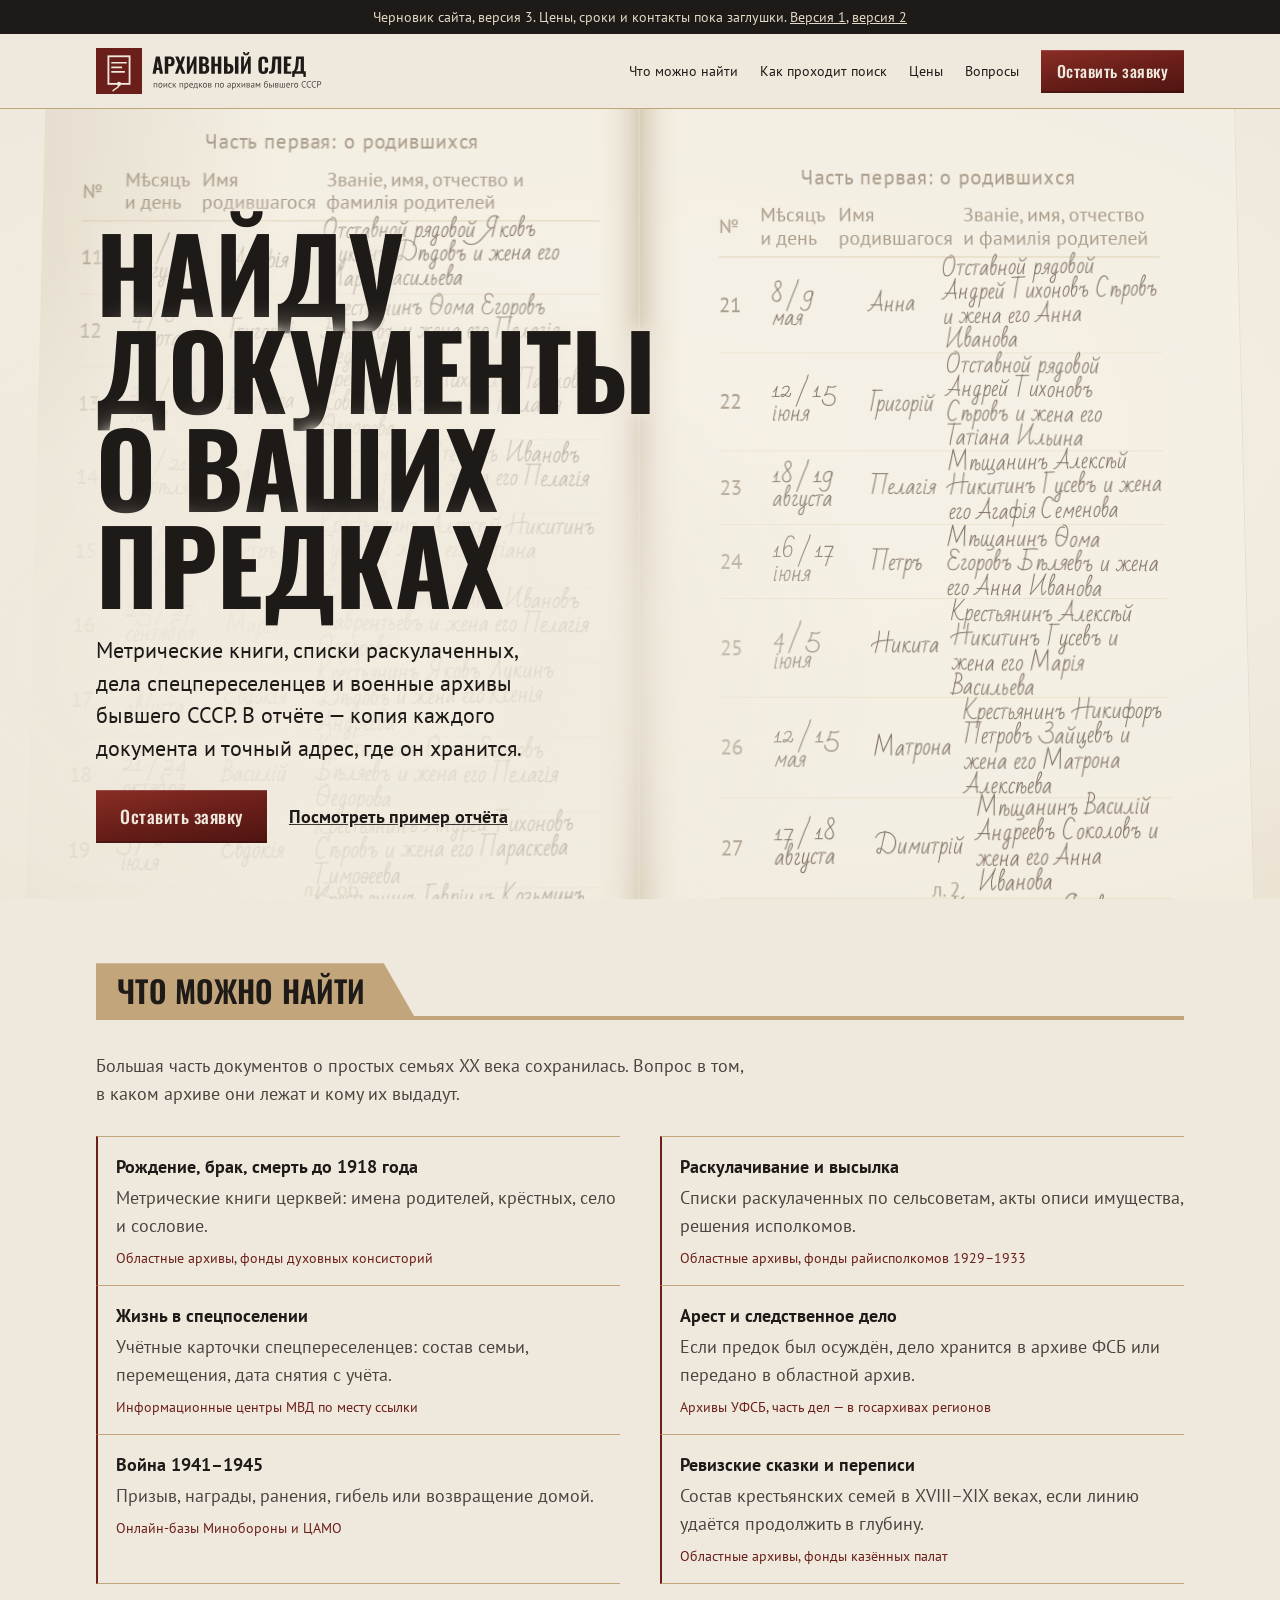
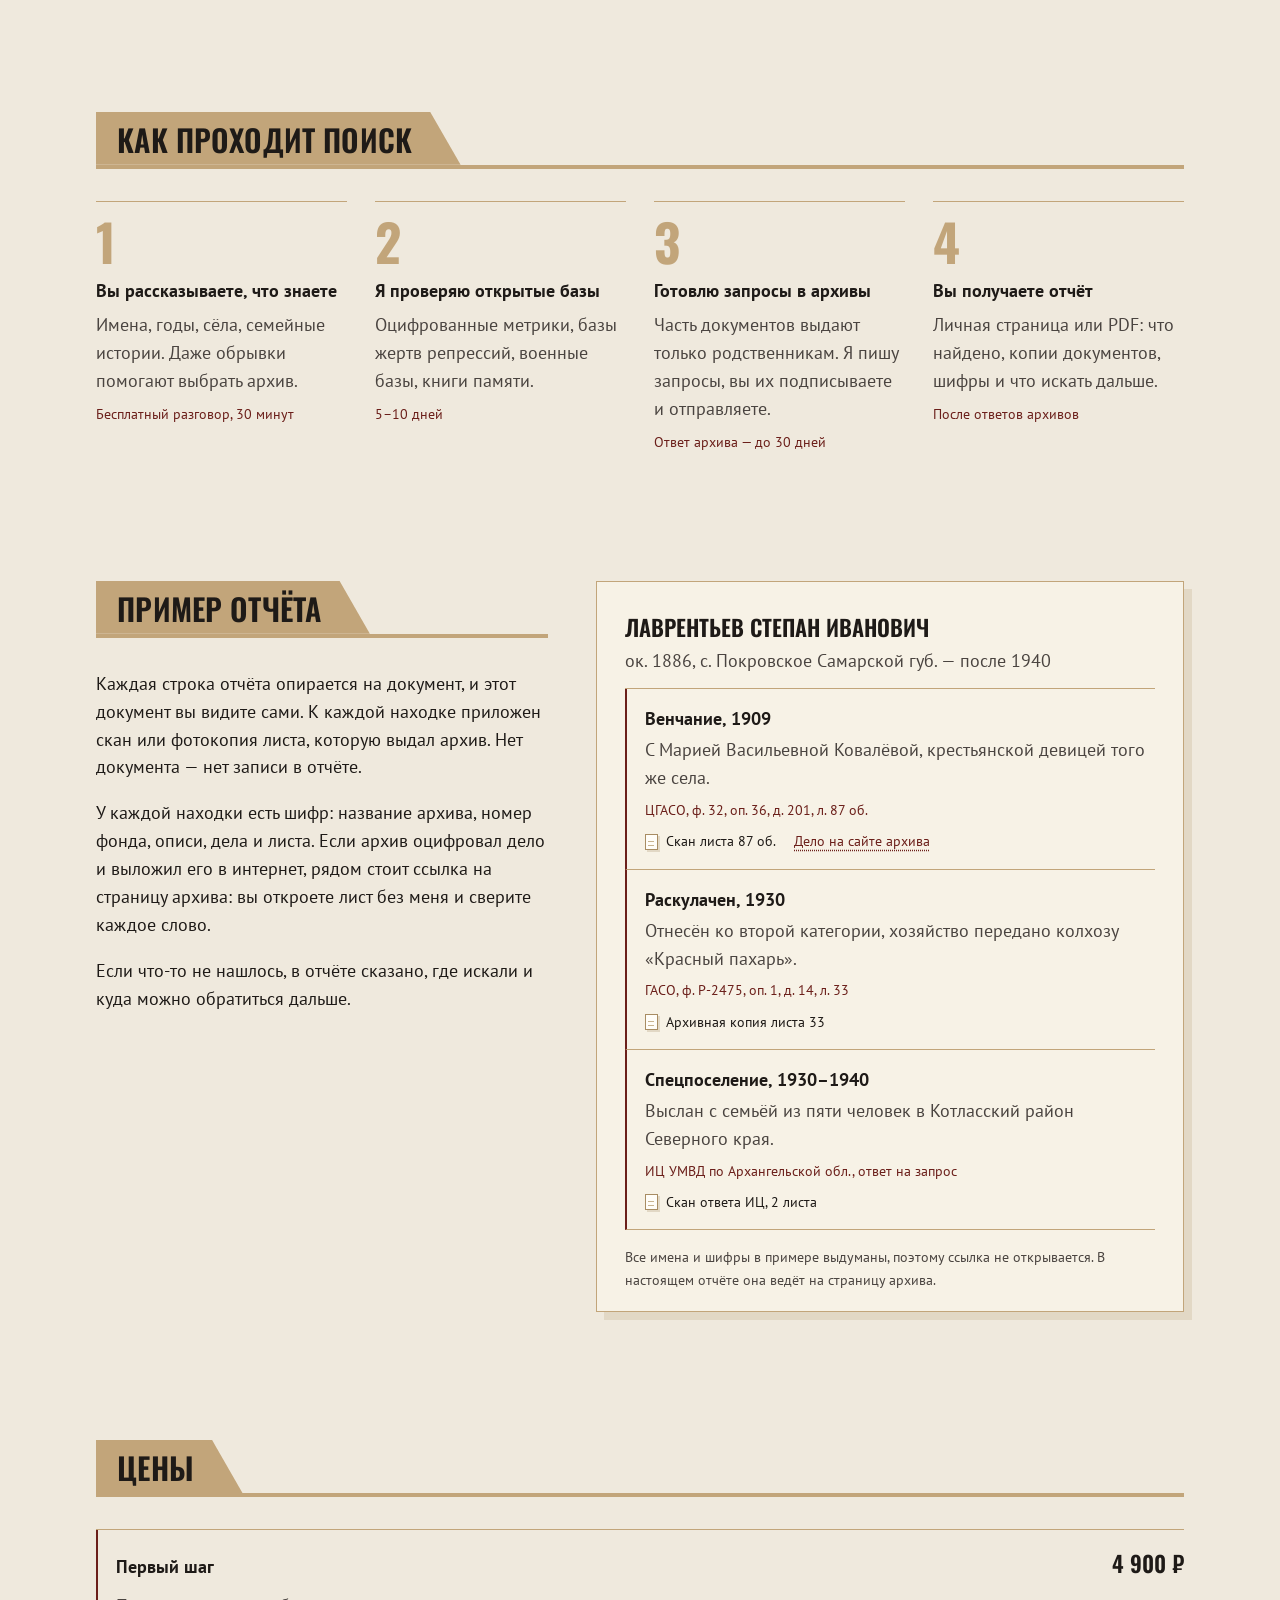
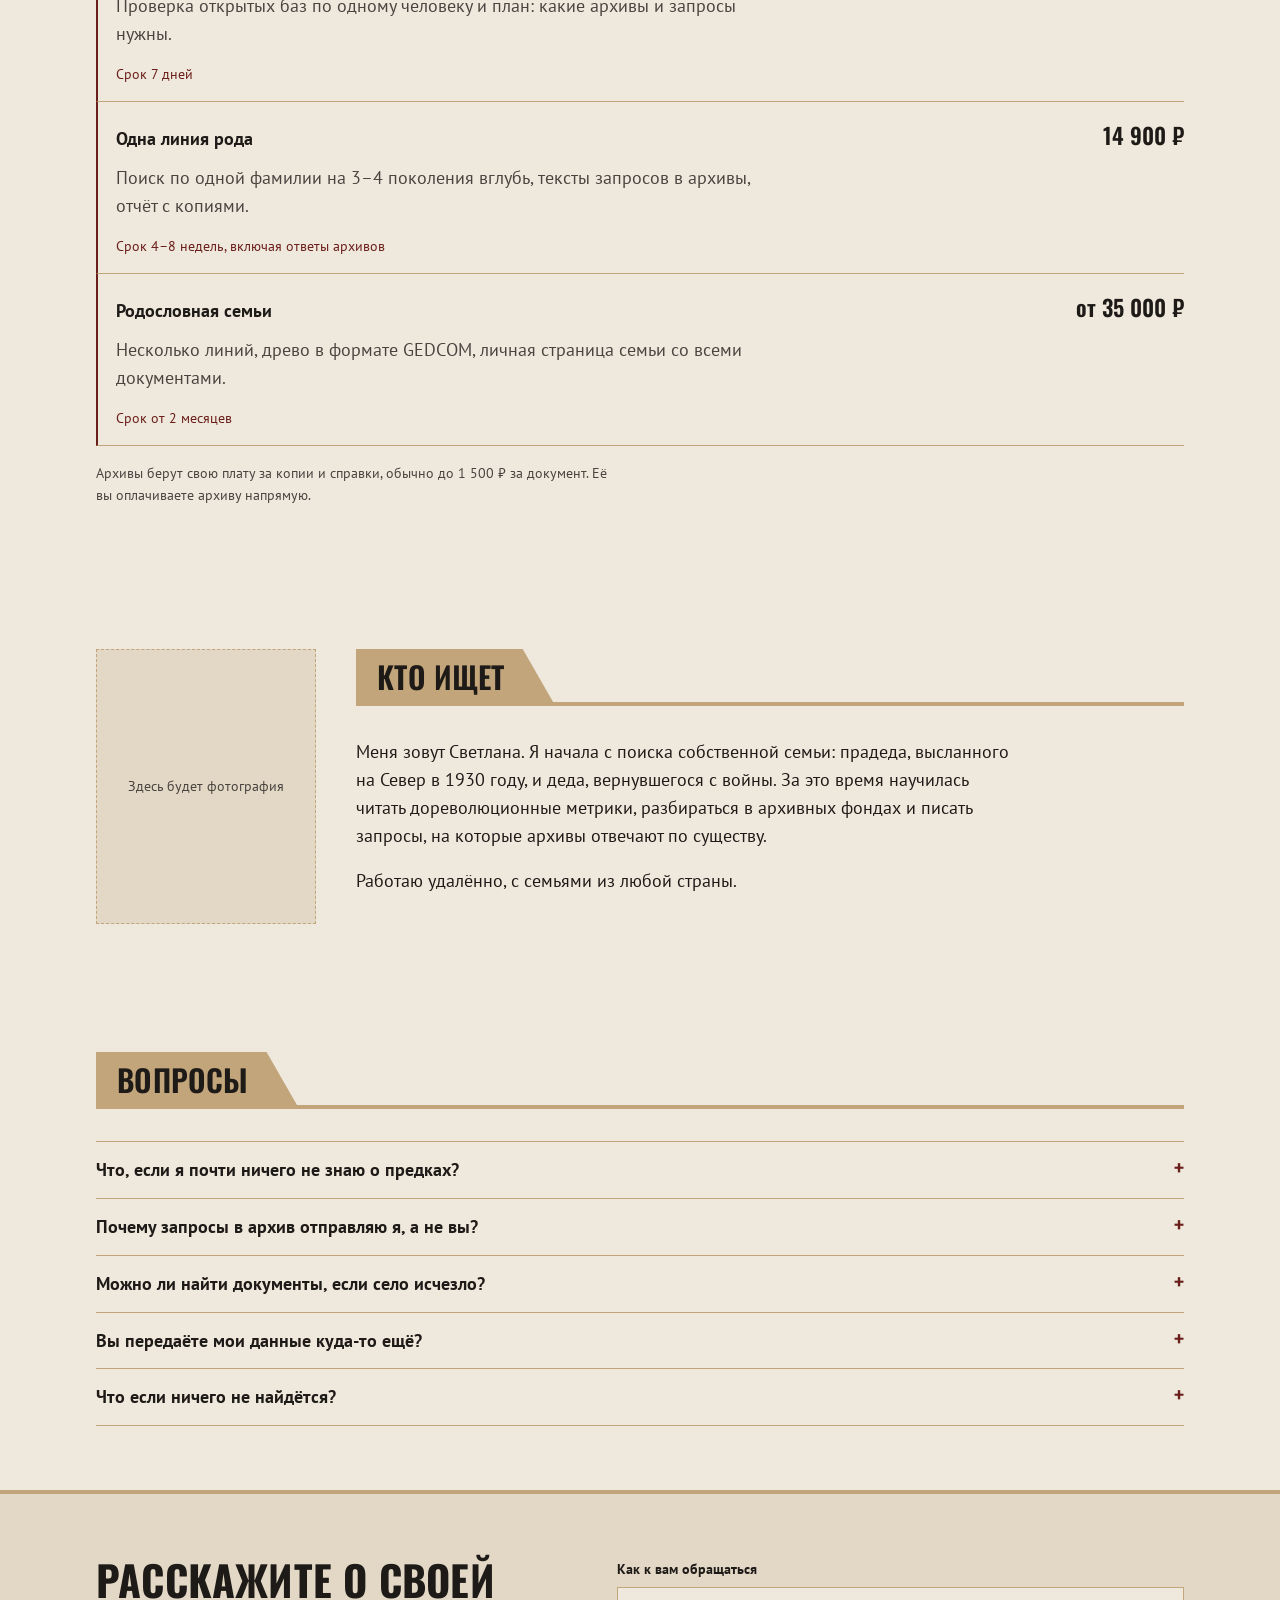
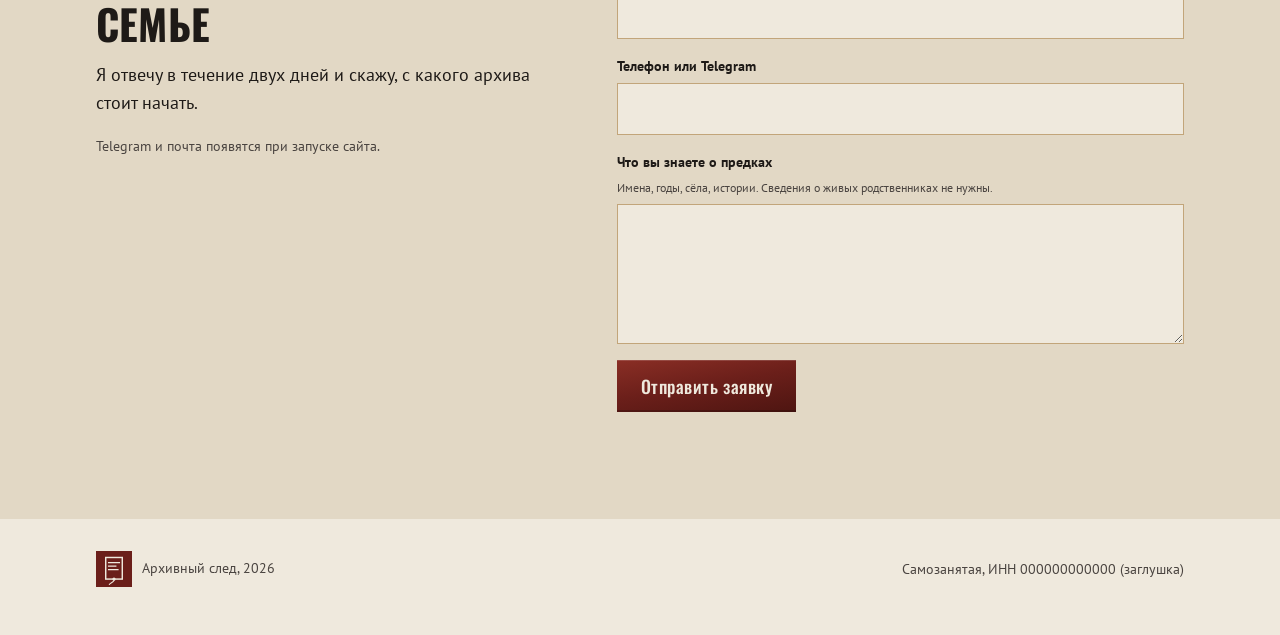
<file: site/v3.html>
<!doctype html>
<html lang="ru">
<head>
<meta charset="utf-8">
<meta name="viewport" content="width=device-width, initial-scale=1">
<title>Архивный след — поиск предков по архивам бывшего СССР (версия 3)</title>
<meta name="description" content="Найду документы о ваших предках в архивах бывшего СССР: метрические книги, списки раскулаченных, дела спецпереселенцев, военные архивы. В отчёте — копия каждого документа и его архивный шифр.">
<link rel="icon" href="../brand/logo/mark.svg" type="image/svg+xml">
<!-- Защита: странице разрешено грузить только свои файлы; форма никуда не отправляет данные -->
<meta http-equiv="Content-Security-Policy" content="default-src 'self'; script-src 'self' 'unsafe-inline'; style-src 'self' 'unsafe-inline'; img-src 'self' data:; connect-src 'none'; object-src 'none'; base-uri 'none'; form-action 'none'">
<meta name="referrer" content="strict-origin-when-cross-origin">
<!-- Все шрифты, включая рукописный Bad Script, подключаются из ../brand/fonts через tokens.css -->
<link rel="stylesheet" href="../brand/tokens.css">
<style>
  * { box-sizing: border-box; }
  html { scroll-behavior: smooth; }
  @media (prefers-reduced-motion: reduce) { html { scroll-behavior: auto; } }
  body { margin: 0; background: var(--paper); color: var(--ink); font-family: var(--font-body);
         font-size: var(--text-base); line-height: var(--leading-body); }
  img { max-width: 100%; }
  a { color: var(--bordo); }
  :focus-visible { outline: 3px solid var(--olive); outline-offset: 3px; }
  .wrap { max-width: 1120px; margin: 0 auto; padding: 0 16px; }
  p { margin: 0 0 1em; max-width: var(--measure); }
  h1, h2, .display { font-family: var(--font-display); text-transform: uppercase; line-height: 1.04;
                     letter-spacing: .005em; margin: 0; }

  /* Черновик-баннер */
  .draft { background: var(--ink); color: var(--paper-deep); font-size: var(--text-sm); text-align: center; padding: 6px 16px; }

  /* Шапка */
  header.top { border-bottom: 1px solid var(--kraft); }
  header.top .wrap { display: flex; align-items: center; justify-content: space-between; gap: 16px; padding-top: 14px; padding-bottom: 14px; }
  header.top img { height: 46px; width: auto; display: block; }
  header nav { display: flex; gap: 22px; align-items: center; font-size: var(--text-sm); }
  header nav a { color: var(--ink); text-decoration: none; }
  header nav a:hover { color: var(--bordo); }
  /* Кнопки как сургуч: светлее сверху, глубже снизу, и раз в несколько секунд по ним проходит блик */
  .btn { display: inline-block; position: relative; overflow: hidden; isolation: isolate;
         color: var(--paper); text-decoration: none; border: 0;
         background: linear-gradient(170deg, #8A2E25 0%, var(--bordo) 48%, #4E1511 100%);
         box-shadow: inset 0 1px 0 #ffffff26, inset 0 -2px 0 #00000033;
         font-family: var(--font-display); font-weight: 500; font-size: 1.1rem; letter-spacing: .03em;
         padding: 13px 24px; cursor: pointer; transition: filter .25s; }
  .btn::after { content: ""; position: absolute; inset: 0 auto 0 0; width: 55%; z-index: -1; pointer-events: none;
                background: linear-gradient(100deg, transparent 0%, #F6CFA840 30%, #FFF1E2B8 50%, #F6CFA840 70%, transparent 100%);
                transform: translateX(-130%) skewX(-20deg); animation: btn-sheen 4.5s ease-in-out 1s infinite; }
  header nav .btn::after { animation-delay: 3.2s; }
  @keyframes btn-sheen { 0% { transform: translateX(-130%) skewX(-20deg); }
                         32%, 100% { transform: translateX(260%) skewX(-20deg); } }
  .btn:hover { filter: brightness(1.22) saturate(1.08); }
  .btn:hover::after { animation-duration: 1.4s; animation-delay: 0s; }
  .btn:focus-visible { outline: 3px solid var(--kraft); outline-offset: 3px; }
  @media (prefers-reduced-motion: reduce) { .btn::after { animation: none; } }
  header nav .btn { padding: 9px 16px; font-size: 1rem; color: var(--paper); white-space: nowrap; }
  @media (max-width: 760px) { header nav a:not(.btn) { display: none; } header.top img { height: 38px; } }

  /* Первый экран */
  .hero { padding: 56px 0 72px; }
  .hero .wrap { display: grid; grid-template-columns: 1fr 1.15fr; gap: 48px; align-items: center; }
  .hero h1 { font-size: var(--text-3xl); font-weight: 700; }
  .hero .sub { font-size: var(--text-lg); color: var(--ink-soft); margin: 22px 0 28px; line-height: 1.45; }
  .hero .actions { display: flex; gap: 22px; align-items: center; flex-wrap: wrap; }
  .hero .actions a.link { color: var(--ink); }
  @media (max-width: 900px) { .hero .wrap { grid-template-columns: 1fr; gap: 36px; } .hero { padding-top: 36px; } }

  /* Метрическая книга */
  .stage { position: relative; }
  .book { position: relative; display: grid; grid-template-columns: 1fr 1fr; perspective: 2200px;
          background: var(--umber); padding: 10px; box-shadow: 0 18px 40px -22px #3a2416; }
  .page { position: relative; background: #F4EEDF; border: 1px solid #d8c8a6; padding: 16px 14px;
          font-size: 11px; line-height: 1.3; color: #3b2f2a; min-height: 330px; overflow: hidden; }
  .page.left { border-right: 0; box-shadow: inset -14px 0 18px -16px #6b5638; }
  .page.right { border-left: 0; box-shadow: inset 14px 0 18px -16px #6b5638; }
  .title-block { text-align: center; padding: 8px 0 12px; border-bottom: 1px solid #c9b48f; margin-bottom: 8px; }
  .title-block .arms { display: block; width: 47px; height: 57px; margin: 0 auto 6px; filter: grayscale(1) contrast(1.35) brightness(.8); mix-blend-mode: multiply; opacity: .9; }
  .seal { position: absolute; right: 10px; bottom: 6px; width: 92px; height: 92px; color: var(--bordo);
          opacity: .62; transform: rotate(-11deg); mix-blend-mode: multiply; pointer-events: none; z-index: 2; }
  @media (max-width: 520px) { .title-block .arms { width: 34px; height: 41px; } .seal { width: 64px; height: 64px; } }
  .title-block b { display: block; font-family: var(--font-display); font-weight: 600; font-size: 15px; letter-spacing: .06em; color: #2a211c; }
  .title-block span { display: block; margin-top: 3px; }
  .grid-head, .row { display: grid; grid-template-columns: 1.6em 3.6em 1fr 1.9fr; gap: 6px; align-items: center; }
  .grid-head { font-size: 9.5px; color: #6a5a48; border-bottom: 1px solid #c9b48f; padding-bottom: 4px; margin-bottom: 2px; }
  .row { min-height: 31px; border-bottom: 1px solid #e3d5b8; position: relative; z-index: 1; }
  .row svg { display: block; width: 100%; height: 18px; overflow: visible; }
  .row .n { font-size: 10px; color: #6a5a48; }
  .row.found .txt { font-size: 10.5px; font-style: italic; color: #2a211c; line-height: 1.25; }
  .row.found.hit { color: var(--bordo); }
  .row.found.hit .txt { color: var(--bordo); }
  .flip { position: absolute; top: 10px; right: 10px; width: calc(50% - 10px); height: calc(100% - 20px);
          transform-origin: left center; transform: rotateY(0); backface-visibility: hidden;
          background: #F4EEDF; border: 1px solid #d8c8a6; border-left: 0; padding: 16px 14px; overflow: hidden;
          transition: transform 1s cubic-bezier(.55,.06,.3,1); z-index: 5; }
  .flip::after { content: ""; position: absolute; inset: 0; background: linear-gradient(90deg, #6b563826, transparent 30%);
                 opacity: 0; transition: opacity 1s; pointer-events: none; }
  .flip.turned { transform: rotateY(-180deg); }
  .flip.turned::after { opacity: 1; }
  .scan { position: absolute; left: 0; right: 0; height: 31px; background: #6B1F1A1c;
          border-top: 1.5px solid #6B1F1A99; border-bottom: 1.5px solid #6B1F1A99;
          opacity: 0; transition: top .45s ease-in-out, opacity .3s; z-index: 0; pointer-events: none; }
  .scan.on { opacity: 1; }
  .scan.hit { background: #6B1F1A2e; }
  .cite-tag { display: flex; gap: 14px; align-items: baseline; flex-wrap: wrap; margin-top: 16px;
              border-left: 2px solid var(--bordo); padding: 8px 0 8px 14px;
              opacity: 0; transform: translateY(6px); transition: opacity .6s, transform .6s; }
  .cite-tag.show { opacity: 1; transform: none; }
  .cite-tag b { font-family: var(--font-display); font-weight: 600; text-transform: uppercase; color: var(--bordo); letter-spacing: .03em; }
  .cite-tag span { color: var(--ink-soft); font-size: var(--text-sm); }
  .replay { background: none; border: 0; padding: 0; color: var(--ink-soft); font: inherit; font-size: var(--text-sm);
            text-decoration: underline; cursor: pointer; margin-left: auto; }
  .stage figcaption { font-size: var(--text-sm); color: var(--ink-soft); margin-top: 8px; }
  @media (max-width: 520px) {
    .page, .flip { padding: 10px 8px; font-size: 9px; min-height: 270px; }
    .grid-head, .row { grid-template-columns: 1.2em 2.6em 1fr; }
    .grid-head .c4, .row > :nth-child(4) { display: none; }
    .row.found .txt { font-size: 9px; }
    .title-block b { font-size: 12px; }
  }

  /* Разделы с ярлыком папки */
  section.block { padding: 64px 0; }
  .tab { border-bottom: 4px solid var(--kraft); margin-bottom: 32px; }
  .tab h2 { display: inline-block; font-size: var(--text-xl); font-weight: 600; background: var(--kraft); color: var(--ink);
            padding: .4em 1.6em .3em .7em; clip-path: polygon(0 0, calc(100% - 1em) 0, 100% 100%, 0 100%); }
  .intro { color: var(--ink-soft); margin-bottom: 28px; }

  /* Книга учёта со строкой шифра */
  .ledger { border-top: 1px solid var(--kraft); }
  .ledger.two { display: grid; grid-template-columns: 1fr 1fr; column-gap: 40px; border-top: 0; }
  .ledger.two .item:nth-child(-n+2) { border-top: 1px solid var(--kraft); }
  @media (max-width: 760px) { .ledger.two { grid-template-columns: 1fr; } .ledger.two .item:nth-child(2) { border-top: 0; } }
  .item { padding: 16px 0 16px 18px; border-bottom: 1px solid var(--kraft); border-left: 2px solid var(--bordo); }
  .item h3 { font-size: var(--text-base); margin: 0; }
  .item p { margin: 3px 0 0; color: var(--ink-soft); }
  .item .cite { color: var(--bordo); font-size: var(--text-sm); margin-top: 7px; }

  /* Шаги */
  .steps { list-style: none; margin: 0; padding: 0; display: grid; grid-template-columns: repeat(4, 1fr); gap: 28px; counter-reset: s; }
  .steps li { counter-increment: s; border-top: 1px solid var(--kraft); padding-top: 14px; }
  .steps li::before { content: counter(s); display: block; font-family: var(--font-display); font-weight: 700;
                      font-size: 3.2rem; line-height: 1; color: var(--kraft); margin-bottom: 10px; }
  .steps h3 { margin: 0 0 6px; font-size: var(--text-base); }
  .steps p { color: var(--ink-soft); margin: 0; }
  .steps .when { display: block; margin-top: 8px; font-size: var(--text-sm); color: var(--bordo); }
  @media (max-width: 900px) { .steps { grid-template-columns: 1fr 1fr; } }
  @media (max-width: 520px) { .steps { grid-template-columns: 1fr; } }

  /* Пример отчёта */
  .report { display: grid; grid-template-columns: 1fr 1.3fr; gap: 48px; align-items: start; }
  .sheet { background: #F7F2E6; border: 1px solid var(--kraft); padding: 28px 28px 20px; box-shadow: 8px 8px 0 var(--paper-deep); }
  .sheet .who { font-family: var(--font-display); font-weight: 600; text-transform: uppercase; font-size: var(--text-lg); margin: 0 0 2px; }
  .sheet .life { color: var(--ink-soft); margin-bottom: 14px; }
  .sheet .item { border-left-width: 2px; }
  .sheet .note { font-size: var(--text-sm); color: var(--ink-soft); margin: 16px 0 0; }
  /* Доказательства у каждой находки: приложенный скан и ссылка на оцифрованное дело */
  .item .proof { display: flex; flex-wrap: wrap; gap: 6px 18px; margin-top: 9px; font-size: var(--text-sm); }
  .proof span { display: inline-flex; align-items: center; gap: 8px; color: var(--ink); }
  .proof .copy::before { content: ""; flex: none; width: 11px; height: 14px; border: 1px solid #a88c62;
                         background: #fffdf8 repeating-linear-gradient(180deg, transparent 0 3px, #c9b48f 3px 4px) 2px 3px / 6px 8px no-repeat;
                         box-shadow: 2px 2px 0 var(--paper-deep); }
  .proof .online { color: var(--bordo); text-decoration: underline; text-decoration-style: dotted; text-underline-offset: 3px; }
  @media (max-width: 860px) { .report { grid-template-columns: 1fr; gap: 28px; } }

  /* Цены */
  .prices .item { display: grid; grid-template-columns: 1fr auto; gap: 8px 32px; align-items: baseline; }
  .prices .price { font-family: var(--font-display); font-weight: 600; font-size: var(--text-lg); white-space: nowrap; }
  .prices .item p, .prices .item .cite { grid-column: 1 / -1; }
  .fine { font-size: var(--text-sm); color: var(--ink-soft); margin-top: 16px; }

  /* Об авторе */
  .about { display: grid; grid-template-columns: 220px 1fr; gap: 40px; align-items: start; }
  .portrait { aspect-ratio: 4/5; background: var(--paper-deep); border: 1px dashed var(--kraft); display: grid; place-items: center;
              color: var(--ink-soft); font-size: var(--text-sm); text-align: center; padding: 12px; }
  @media (max-width: 640px) { .about { grid-template-columns: 1fr; } .portrait { max-width: 200px; } }

  /* Вопросы */
  details { border-bottom: 1px solid var(--kraft); padding: 14px 0; }
  details:first-of-type { border-top: 1px solid var(--kraft); }
  summary { cursor: pointer; font-weight: 700; list-style: none; display: flex; justify-content: space-between; gap: 16px; }
  summary::-webkit-details-marker { display: none; }
  summary::after { content: "+"; font-family: var(--font-display); color: var(--bordo); font-size: 1.4rem; line-height: 1; }
  details[open] summary::after { content: "−"; }
  details p { margin: 10px 0 0; color: var(--ink-soft); }

  /* Заявка */
  .order { background: var(--paper-deep); border-top: 4px solid var(--kraft); }
  .order .wrap { display: grid; grid-template-columns: 1fr 1.2fr; gap: 48px; }
  .order h2 { font-size: var(--text-2xl); font-weight: 700; margin-bottom: 16px; }
  form { display: grid; gap: 16px; }
  label { display: grid; gap: 6px; font-weight: 700; font-size: var(--text-sm); }
  label small { font-weight: 400; color: var(--ink-soft); }
  input, textarea { font: inherit; font-size: var(--text-base); color: var(--ink); background: var(--paper);
                    border: 1px solid var(--kraft); border-radius: 0; padding: 11px 12px; }
  textarea { min-height: 140px; resize: vertical; }
  .status { min-height: 1.5em; color: var(--olive); font-weight: 700; margin: 0; }
  @media (max-width: 860px) { .order .wrap { grid-template-columns: 1fr; gap: 24px; } }

  footer { padding: 32px 0 48px; font-size: var(--text-sm); color: var(--ink-soft); }
  footer .wrap { display: flex; gap: 16px; align-items: center; flex-wrap: wrap; justify-content: space-between; }
  footer img { width: 36px; height: 36px; vertical-align: middle; margin-right: 10px; }

  /* ===== Версия 3: бледная книга во весь экран, страницы листаются сами ===== */
  .b3-hero { position: relative; min-height: calc(100vh - 110px); min-height: max(560px, calc(100vh - 110px));
             overflow: hidden; display: flex; align-items: flex-end;
             background: radial-gradient(120% 90% at 50% 40%, #F7F2E7 0%, var(--paper) 60%, #E6DCC8 100%); }
  .b3-scene { position: absolute; inset: 0; perspective: 2600px; perspective-origin: 50% 45%; }
  .b3-hero { --H: max(520px, 94vh); --W: calc(var(--H) / 1.4); }
  .b3-book { position: absolute; left: 50%; top: 50%; width: calc(var(--W) * 2); height: var(--H);
             transform: translate(-50%, -50%) rotateX(6deg); transform-style: preserve-3d;
             font-size: calc(var(--W) / 24); opacity: .62; }
  .b3-page { position: absolute; top: 0; width: var(--W); height: var(--H); box-sizing: border-box;
             padding: 6% 6.5%; background: #F6F1E5; color: #4a3d34; border: 1px solid #e2d6bd; overflow: hidden; }
  .b3-left { left: 0; box-shadow: inset -30px 0 40px -34px #8a7350; }
  .b3-right { left: var(--W); box-shadow: inset 30px 0 40px -34px #8a7350; }
  .b3-leaf { position: absolute; top: 0; left: var(--W); width: var(--W); height: var(--H);
             transform-origin: left center; transform-style: preserve-3d; transform: rotateY(0deg); z-index: 2; }
  .b3-leaf.turning { transition: transform 2.6s cubic-bezier(.45,.05,.35,1); transform: rotateY(-180deg); }
  .b3-face { left: 0; backface-visibility: hidden; -webkit-backface-visibility: hidden; }
  .b3-front { box-shadow: inset 30px 0 40px -34px #8a7350; }
  .b3-back { transform: rotateY(180deg); box-shadow: inset -30px 0 40px -34px #8a7350; }
  .b3-face::after { content: ""; position: absolute; inset: 0; pointer-events: none;
                    background: linear-gradient(90deg, #8a735033, transparent 40%); opacity: 0; transition: opacity 1.3s; }
  .b3-leaf.turning .b3-face::after { opacity: 1; }
  .b3-spine { position: absolute; left: calc(var(--W) - 1px); top: 0; width: 2px; height: 100%; background: #cdbb98; transform: translateZ(3px); }

  /* содержимое страниц */
  .b3-ttl { text-align: center; padding-top: 14%; display: flex; flex-direction: column; align-items: center; gap: .45em; }
  .b3-ttl img { width: 30%; filter: grayscale(1) contrast(1.2); opacity: .7; mix-blend-mode: multiply; margin-bottom: .6em; }
  .b3-ttl b { font-family: var(--font-display); font-weight: 600; font-size: 1.6em; letter-spacing: .07em; }
  .b3-ttl i { margin-top: .8em; }
  .b3-runhead { text-align: center; font-size: .85em; letter-spacing: .04em; color: #7b6a55; margin-bottom: .5em; }
  .b3-head, .b3-row { display: grid; grid-template-columns: 1.6em 3.4em .8fr 2.8fr; gap: .5em; align-items: center; }
  .b3-head { font-size: .8em; line-height: 1.15; color: #7b6a55; border-bottom: 1px solid #d4c29f; padding-bottom: .4em; }
  .b3-row { min-height: 2.45em; border-bottom: 1px solid #e8dcc3; }
  .b3-row .n { font-size: .85em; color: #7b6a55; }
  /* записи от руки: железо-галловые чернила, чуть пляшущая строка */
  .b3-row .t { font-family: 'Bad Script', 'Segoe Script', cursive; font-size: .88em; line-height: 1.1;
               color: #3a2618; display: block; transform-origin: left center; }
  .b3-folio { position: absolute; bottom: 3%; left: 0; right: 0; text-align: center; font-size: .8em; color: #8b7a63; }

  /* текст поверх книги */
  .b3-veil { position: absolute; inset: 0; pointer-events: none;
             background: radial-gradient(70% 75% at 18% 70%, #EFE9DDf2 0%, #EFE9DDcc 38%, #EFE9DD00 72%); }
  .b3-copy { position: relative; z-index: 3; width: 100%; max-width: 1120px; margin: 0 auto; padding: 48px 16px 56px; }
  .b3-title { font-family: var(--font-display); font-weight: 700; text-transform: uppercase; margin: 0;
              font-size: clamp(2.8rem, 8vw, 7.4rem); line-height: .95; max-width: 9.5ch; color: var(--ink);
              text-shadow: 0 0 30px #EFE9DD, 0 0 12px #EFE9DD; }
  .b3-sub { font-size: var(--text-lg); line-height: 1.45; color: var(--ink); max-width: 38ch; margin: 22px 0 26px;
            text-shadow: 0 0 14px #EFE9DD, 0 0 6px #EFE9DD; }
  .b3-actions { display: flex; gap: 22px; align-items: center; flex-wrap: wrap; }
  .b3-link { color: var(--ink); font-weight: 700; text-shadow: 0 0 8px #EFE9DD; }
  @media (max-width: 760px) {
    .b3-hero { --H: max(480px, 78vh); }
    .b3-veil { background: linear-gradient(180deg, #EFE9DD00 0%, #EFE9DDb3 40%, #EFE9DDf2 75%); }
    .b3-sub { font-size: var(--text-base); }
  }
</style>
</head>
<body>
<!-- Фильтр для печати: делает герб одноцветным бордовым оттиском (тёмное — плотнее, светлое — прозрачнее) -->
<svg width="0" height="0" style="position:absolute" aria-hidden="true">
  <defs>
    <filter id="stamp-ink" color-interpolation-filters="sRGB">
      <feColorMatrix type="matrix" values="0 0 0 0 0.42  0 0 0 0 0.12  0 0 0 0 0.10  -0.5 -0.5 -0.3 1.2 0"/>
    </filter>
  </defs>
</svg>
<div class="draft">Черновик сайта, версия 3. Цены, сроки и контакты пока заглушки. <a href="index.html" style="color:inherit">Версия 1</a>, <a href="v2.html" style="color:inherit">версия 2</a></div>

<header class="top">
  <div class="wrap">
    <a href="#"><img src="../brand/logo/logo-a-outlined.svg" alt="Архивный след — поиск предков по архивам бывшего СССР"></a>
    <nav aria-label="Разделы">
      <a href="#find">Что можно найти</a>
      <a href="#how">Как проходит поиск</a>
      <a href="#prices">Цены</a>
      <a href="#faq">Вопросы</a>
      <a class="btn" href="#order">Оставить заявку</a>
    </nav>
  </div>
</header>

<main>
<section class="b3-hero" id="b3hero">
  <div class="b3-scene" aria-hidden="true">
    <div class="b3-book" id="b3book">
      <div class="b3-page b3-left" id="b3left"></div>
      <div class="b3-page b3-right" id="b3right"></div>
      <div class="b3-leaf" id="b3leaf">
        <div class="b3-page b3-face b3-front" id="b3front"></div>
        <div class="b3-page b3-face b3-back" id="b3back"></div>
      </div>
      <div class="b3-spine"></div>
    </div>
  </div>
  <div class="b3-veil" aria-hidden="true"></div>
  <div class="b3-copy">
    <h1 class="b3-title">Найду документы о&nbsp;ваших предках</h1>
    <p class="b3-sub">Метрические книги, списки раскулаченных, дела спецпереселенцев и военные архивы бывшего СССР. В отчёте — копия каждого документа и точный адрес, где он хранится.</p>
    <div class="b3-actions">
      <a class="btn" href="#order">Оставить заявку</a>
      <a class="b3-link" href="#report">Посмотреть пример отчёта</a>
    </div>
  </div>
</section>

  <section class="block" id="find">
    <div class="wrap">
      <div class="tab"><h2>Что можно найти</h2></div>
      <p class="intro">Большая часть документов о простых семьях XX века сохранилась. Вопрос в том, в каком архиве они лежат и кому их выдадут.</p>
      <div class="ledger two">
        <div class="item"><h3>Рождение, брак, смерть до 1918 года</h3><p>Метрические книги церквей: имена родителей, крёстных, село и сословие.</p><p class="cite">Областные архивы, фонды духовных консисторий</p></div>
        <div class="item"><h3>Раскулачивание и высылка</h3><p>Списки раскулаченных по сельсоветам, акты описи имущества, решения исполкомов.</p><p class="cite">Областные архивы, фонды райисполкомов 1929–1933</p></div>
        <div class="item"><h3>Жизнь в спецпоселении</h3><p>Учётные карточки спецпереселенцев: состав семьи, перемещения, дата снятия с учёта.</p><p class="cite">Информационные центры МВД по месту ссылки</p></div>
        <div class="item"><h3>Арест и следственное дело</h3><p>Если предок был осуждён, дело хранится в архиве ФСБ или передано в областной архив.</p><p class="cite">Архивы УФСБ, часть дел — в госархивах регионов</p></div>
        <div class="item"><h3>Война 1941–1945</h3><p>Призыв, награды, ранения, гибель или возвращение домой.</p><p class="cite">Онлайн-базы Минобороны и ЦАМО</p></div>
        <div class="item"><h3>Ревизские сказки и переписи</h3><p>Состав крестьянских семей в XVIII–XIX веках, если линию удаётся продолжить в глубину.</p><p class="cite">Областные архивы, фонды казённых палат</p></div>
      </div>
    </div>
  </section>

  <section class="block" id="how">
    <div class="wrap">
      <div class="tab"><h2>Как проходит поиск</h2></div>
      <ol class="steps">
        <li><h3>Вы рассказываете, что знаете</h3><p>Имена, годы, сёла, семейные истории. Даже обрывки помогают выбрать архив.</p><span class="when">Бесплатный разговор, 30 минут</span></li>
        <li><h3>Я проверяю открытые базы</h3><p>Оцифрованные метрики, базы жертв репрессий, военные базы, книги памяти.</p><span class="when">5–10 дней</span></li>
        <li><h3>Готовлю запросы в архивы</h3><p>Часть документов выдают только родственникам. Я пишу запросы, вы их подписываете и отправляете.</p><span class="when">Ответ архива — до 30 дней</span></li>
        <li><h3>Вы получаете отчёт</h3><p>Личная страница или PDF: что найдено, копии документов, шифры и что искать дальше.</p><span class="when">После ответов архивов</span></li>
      </ol>
    </div>
  </section>

  <section class="block" id="report">
    <div class="wrap report">
      <div>
        <div class="tab"><h2>Пример отчёта</h2></div>
        <p>Каждая строка отчёта опирается на документ, и этот документ вы видите сами. К каждой находке приложен скан или фотокопия листа, которую выдал архив. Нет документа — нет записи в отчёте.</p>
        <p>У каждой находки есть шифр: название архива, номер фонда, описи, дела и листа. Если архив оцифровал дело и выложил его в интернет, рядом стоит ссылка на страницу архива: вы откроете лист без меня и сверите каждое слово.</p>
        <p>Если что-то не нашлось, в отчёте сказано, где искали и куда можно обратиться дальше.</p>
      </div>
      <article class="sheet" aria-label="Фрагмент отчёта">
        <p class="who">Лаврентьев Степан Иванович</p>
        <p class="life">ок. 1886, с. Покровское Самарской губ. — после 1940</p>
        <div class="ledger">
          <div class="item"><h3>Венчание, 1909</h3><p>С Марией Васильевной Ковалёвой, крестьянской девицей того же села.</p><p class="cite">ЦГАСО, ф. 32, оп. 36, д. 201, л. 87 об.</p>
            <p class="proof"><span class="copy">Скан листа 87 об.</span><span class="online">Дело на сайте архива</span></p></div>
          <div class="item"><h3>Раскулачен, 1930</h3><p>Отнесён ко второй категории, хозяйство передано колхозу «Красный пахарь».</p><p class="cite">ГАСО, ф. Р-2475, оп. 1, д. 14, л. 33</p>
            <p class="proof"><span class="copy">Архивная копия листа 33</span></p></div>
          <div class="item"><h3>Спецпоселение, 1930–1940</h3><p>Выслан с семьёй из пяти человек в Котласский район Северного края.</p><p class="cite">ИЦ УМВД по Архангельской обл., ответ на запрос</p>
            <p class="proof"><span class="copy">Скан ответа ИЦ, 2 листа</span></p></div>
        </div>
        <p class="note">Все имена и шифры в примере выдуманы, поэтому ссылка не открывается. В настоящем отчёте она ведёт на страницу архива.</p>
      </article>
    </div>
  </section>

  <section class="block" id="prices">
    <div class="wrap">
      <div class="tab"><h2>Цены</h2></div>
      <div class="ledger prices">
        <div class="item"><h3>Первый шаг</h3><span class="price">4 900 ₽</span><p>Проверка открытых баз по одному человеку и план: какие архивы и запросы нужны.</p><p class="cite">Срок 7 дней</p></div>
        <div class="item"><h3>Одна линия рода</h3><span class="price">14 900 ₽</span><p>Поиск по одной фамилии на 3–4 поколения вглубь, тексты запросов в архивы, отчёт с копиями.</p><p class="cite">Срок 4–8 недель, включая ответы архивов</p></div>
        <div class="item"><h3>Родословная семьи</h3><span class="price">от 35 000 ₽</span><p>Несколько линий, древо в формате GEDCOM, личная страница семьи со всеми документами.</p><p class="cite">Срок от 2 месяцев</p></div>
      </div>
      <p class="fine">Архивы берут свою плату за копии и справки, обычно до 1 500 ₽ за документ. Её вы оплачиваете архиву напрямую.</p>
    </div>
  </section>

  <section class="block">
    <div class="wrap about">
      <div class="portrait">Здесь будет фотография</div>
      <div>
        <div class="tab"><h2>Кто ищет</h2></div>
        <p>Меня зовут Светлана. Я начала с поиска собственной семьи: прадеда, высланного на Север в 1930 году, и деда, вернувшегося с войны. За это время научилась читать дореволюционные метрики, разбираться в архивных фондах и писать запросы, на которые архивы отвечают по существу.</p>
        <p>Работаю удалённо, с семьями из любой страны.</p>
      </div>
    </div>
  </section>

  <section class="block" id="faq">
    <div class="wrap">
      <div class="tab"><h2>Вопросы</h2></div>
      <details><summary>Что, если я почти ничего не знаю о предках?</summary><p>Достаточно одного имени с примерным годом рождения и области. Часто остальное находится в документах родителей или в семейных справках.</p></details>
      <details><summary>Почему запросы в архив отправляю я, а не вы?</summary><p>Многие архивы выдают документы о репрессированных только родственникам. Я готовлю текст запроса и список приложений, вам остаётся подписать и отправить.</p></details>
      <details><summary>Можно ли найти документы, если село исчезло?</summary><p>Да. Документы хранятся по старому административному делению: уезду и губернии. Я определяю, в какой архив перешли фонды.</p></details>
      <details><summary>Вы передаёте мои данные куда-то ещё?</summary><p>Нет. Сведения о живых родственниках для поиска не нужны, я их не собираю и не ввожу в онлайн-базы.</p></details>
      <details><summary>Что если ничего не найдётся?</summary><p>В отчёте будет список проверенных источников и следующий шаг. Если открытые базы пусты, «Первый шаг» всё равно даёт план поиска.</p></details>
    </div>
  </section>

  <section class="block order" id="order">
    <div class="wrap">
      <div>
        <h2>Расскажите о своей семье</h2>
        <p>Я отвечу в течение двух дней и скажу, с какого архива стоит начать.</p>
        <p class="fine">Telegram и почта появятся при запуске сайта.</p>
      </div>
      <form id="form" novalidate>
        <label>Как к вам обращаться<input name="name" autocomplete="given-name" required></label>
        <label>Телефон или Telegram<input name="contact" required></label>
        <label>Что вы знаете о предках <small>Имена, годы, сёла, истории. Сведения о живых родственниках не нужны.</small><textarea name="about"></textarea></label>
        <div><button class="btn" type="submit">Отправить заявку</button></div>
        <p class="status" id="status" role="status"></p>
      </form>
    </div>
  </section>
</main>

<footer>
  <div class="wrap">
    <span><img src="../brand/logo/mark.svg" alt="">Архивный след, 2026</span>
    <span>Самозанятая, ИНН 000000000000 (заглушка)</span>
  </div>
</footer>

<script>
(() => {
  const rnd = (a, b) => a + Math.random() * (b - a);
  const pick = a => a[Math.floor(Math.random() * a.length)];
  // Выдуманные записи о рождении, дореформенная орфографія (ѣ, і, ѳ, ъ)
  const names = ['Іоаннъ','Марія','Петръ','Анна','Василій','Евдокія','Никита','Параскева','Григорій','Агафія',
                 'Ѳеодоръ','Татіана','Алексѣй','Матрона','Димитрій','Пелагія','Николай','Ксенія','Тимоѳей','Варвара'];
  const ranks = ['Крестьянинъ','Крестьянинъ','Крестьянинъ','Крестьянинъ','Мѣщанинъ','Отставной рядовой'];
  const fathers = ['Степанъ Ивановъ Лаврентьевъ','Петръ Сидоровъ Кузнецовъ','Иванъ Ѳедоровъ Морозовъ','Василій Андреевъ Соколовъ',
                   'Алексѣй Никитинъ Гусевъ','Ѳома Егоровъ Бѣляевъ','Михаилъ Павловъ Ковалевъ','Андрей Тихоновъ Сѣровъ',
                   'Никифоръ Петровъ Зайцевъ','Илія Семеновъ Медвѣдевъ','Гавріилъ Козьминъ Орловъ','Яковъ Лукинъ Дѣдовъ'];
  const mothers = ['Марія Васильева','Анна Иванова','Евдокія Петрова','Агафія Семенова','Татіана Ильина',
                   'Пелагія Ѳедорова','Матрона Алексѣева','Ксенія Андреева','Параскева Тимоѳеева'];
  const months = ['января','февраля','марта','апрѣля','мая','іюня','іюля','августа','сентября','октября'];
  // каждая запись чуть по-своему наклонена и сдвинута, как у живого писаря
  const hand = () => `style="transform: rotate(${rnd(-1.2, .8).toFixed(2)}deg) translateY(${rnd(-.12, .12).toFixed(2)}em)"`;
  const row = n => {
    const d = Math.ceil(rnd(1, 28)), b = Math.min(d + Math.ceil(rnd(0, 3)), 30), m = pick(months);
    return `<div class="b3-row"><span class="n">${n}</span>`
      + `<span class="t" ${hand()}>${d} / ${b}<br>${m}</span>`
      + `<span class="t" ${hand()}>${pick(names)}</span>`
      + `<span class="t" ${hand()}>${pick(ranks)} ${pick(fathers)} и жена его ${pick(mothers)}</span></div>`;
  };
  const head = `<div class="b3-head"><span>№</span><span>Мѣсяцъ и день</span><span>Имя родившагося</span><span>Званіе, имя, отчество и фамилія родителей</span></div>`;

  const ROWS = 10;
  function pageHTML(k) {
    if (k === 0) return `<div class="b3-ttl"><img src="img/lesser-coat-of-arms-russian-empire.webp" alt=""><b>МЕТРИЧЕСКАЯ КНИГА</b><span>Покровской церкви села Покровскаго</span><span>Новоузенскаго уѣзда Самарской губерніи</span><span>на 1911 годъ</span><i>Часть первая: о родившихся</i></div>`;
    const start = (k - 1) * ROWS + 1;
    let h = `<div class="b3-runhead">Часть первая: о родившихся</div>${head}`;
    for (let i = 0; i < ROWS; i++) h += row(start + i);
    const leaf = Math.floor(k / 2) + 1;
    h += `<div class="b3-folio">л. ${leaf}${k % 2 === 0 ? ' об.' : ''}</div>`;
    return h;
  }

  const $ = id => document.getElementById(id);
  const left = $('b3left'), right = $('b3right'), leaf = $('b3leaf'), front = $('b3front'), back = $('b3back');
  let k = 0; // номер страницы слева
  function setSpread() {
    left.innerHTML = pageHTML(k);
    front.innerHTML = pageHTML(k + 1);
    back.innerHTML = pageHTML(k + 2);
    right.innerHTML = pageHTML(k + 3);
  }
  setSpread();

  const reduce = matchMedia('(prefers-reduced-motion: reduce)').matches;
  if (reduce) return;

  const FLIP = 2600, PAUSE = 2400;
  let visible = true, timer = null, busy = false;
  function flip() {
    if (!visible || document.hidden) { timer = setTimeout(flip, 600); return; }
    busy = true;
    leaf.classList.add('turning');
    setTimeout(() => {
      // лист лёг влево: левая страница = его обратная сторона; лист незаметно возвращается направо
      left.innerHTML = back.innerHTML;
      k += 2;
      leaf.style.transition = 'none';
      leaf.classList.remove('turning');
      front.innerHTML = right.innerHTML;
      back.innerHTML = pageHTML(k + 2);
      void leaf.offsetWidth;
      leaf.style.transition = '';
      right.innerHTML = pageHTML(k + 3);
      if (k > 40) { k = 0; setSpread(); }   // после 20 разворотов книга начинается сначала
      busy = false;
      timer = setTimeout(flip, PAUSE);
    }, FLIP + 80);
  }
  if ('IntersectionObserver' in window) {
    new IntersectionObserver(es => { visible = es[0].isIntersecting; }).observe($('b3hero'));
  }
  timer = setTimeout(flip, 1400);
})();
</script>
<script>
  document.getElementById('form').addEventListener('submit', e => {
    e.preventDefault();
    const f = e.target, st = document.getElementById('status');
    if (!f.name.value.trim() || !f.contact.value.trim()) { st.textContent = 'Заполните имя и контакт, чтобы я могла ответить.'; return; }
    st.textContent = 'Заявка не отправлена: форма пока демонстрационная, подключим её при запуске сайта.';
  });
</script>
</body>
</html>
</file>
<file: brand/tokens.css>
/* Бренд «Архивный след» (рабочее название) — токены для сайтов.
   Подключение: <link rel="stylesheet" href="brand/tokens.css">
   Шрифты лежат локально в brand/fonts (SIL OFL 1.1), без запросов к серверам Google.
   При переносе на сайт копировать папку fonts вместе с tokens.css. */
@font-face { font-family: 'Oswald'; src: url('fonts/Oswald-Variable.ttf') format('truetype');
             font-weight: 200 700; font-display: swap; }
@font-face { font-family: 'PT Sans'; src: url('fonts/PTSans-Regular.ttf') format('truetype');
             font-weight: 400; font-display: swap; }
@font-face { font-family: 'PT Sans'; src: url('fonts/PTSans-Bold.ttf') format('truetype');
             font-weight: 700; font-display: swap; }
/* Bad Script — рукописные записи в метрической книге (есть ѣ, і, ѳ). Три части шрифта:
   браузер скачивает только те, буквы из которых встречаются на странице. */
@font-face { font-family: 'Bad Script'; src: url('fonts/BadScript-cyrillic-ext.woff2') format('woff2');
             font-weight: 400; font-display: swap; unicode-range: U+0460-052F, U+1C80-1C8A, U+20B4, U+2DE0-2DFF, U+A640-A69F, U+FE2E-FE2F; }
@font-face { font-family: 'Bad Script'; src: url('fonts/BadScript-cyrillic.woff2') format('woff2');
             font-weight: 400; font-display: swap; unicode-range: U+0301, U+0400-045F, U+0490-0491, U+04B0-04B1, U+2116; }
@font-face { font-family: 'Bad Script'; src: url('fonts/BadScript-latin.woff2') format('woff2');
             font-weight: 400; font-display: swap; unicode-range: U+0000-00FF, U+0131, U+0152-0153, U+02BB-02BC, U+02C6, U+02DA, U+02DC, U+0304, U+0308, U+0329, U+2000-206F, U+20AC, U+2122, U+2191, U+2193, U+2212, U+2215, U+FEFF, U+FFFD; }

:root {
  /* Цвета — сняты с референсов (карусель «Раскулаченные: где искать документы») */
  --paper:      #EFE9DD; /* фон: старая бумага */
  --paper-deep: #E2D8C5; /* второй фон: плашки, подложки */
  --kraft:      #C2A57A; /* картон папки «Дело», линии, рамки */
  --ink:        #1E1A17; /* заголовки и основной текст */
  --ink-soft:   #4A4440; /* второстепенный текст */
  --bordo:      #6B1F1A; /* главный акцент: номерные плашки, кнопки, логотип */
  --umber:      #5A3A24; /* второй акцент (коричневый кружок «2-я категория») */
  --olive:      #3F4A2E; /* третий акцент (зелёный кружок «3-я категория») */

  /* Шрифты */
  --font-display: 'Oswald', 'Arial Narrow', sans-serif; /* заголовки, ПРОПИСНЫМИ */
  --font-body:    'PT Sans', Arial, sans-serif;         /* основной текст */

  /* Шкала размеров (≈1.25) */
  --text-sm:  0.9rem;
  --text-base: 1.125rem;  /* 18px — крупнее обычного: аудитория 50+ */
  --text-lg:  1.4rem;
  --text-xl:  1.9rem;
  --text-2xl: 2.6rem;
  --text-3xl: clamp(2.6rem, 7vw, 4.8rem);

  --leading-body: 1.55;
  --measure: 66ch;        /* длина строки */
  --radius: 0;            /* углы прямые, как у документов */
}
</file>
